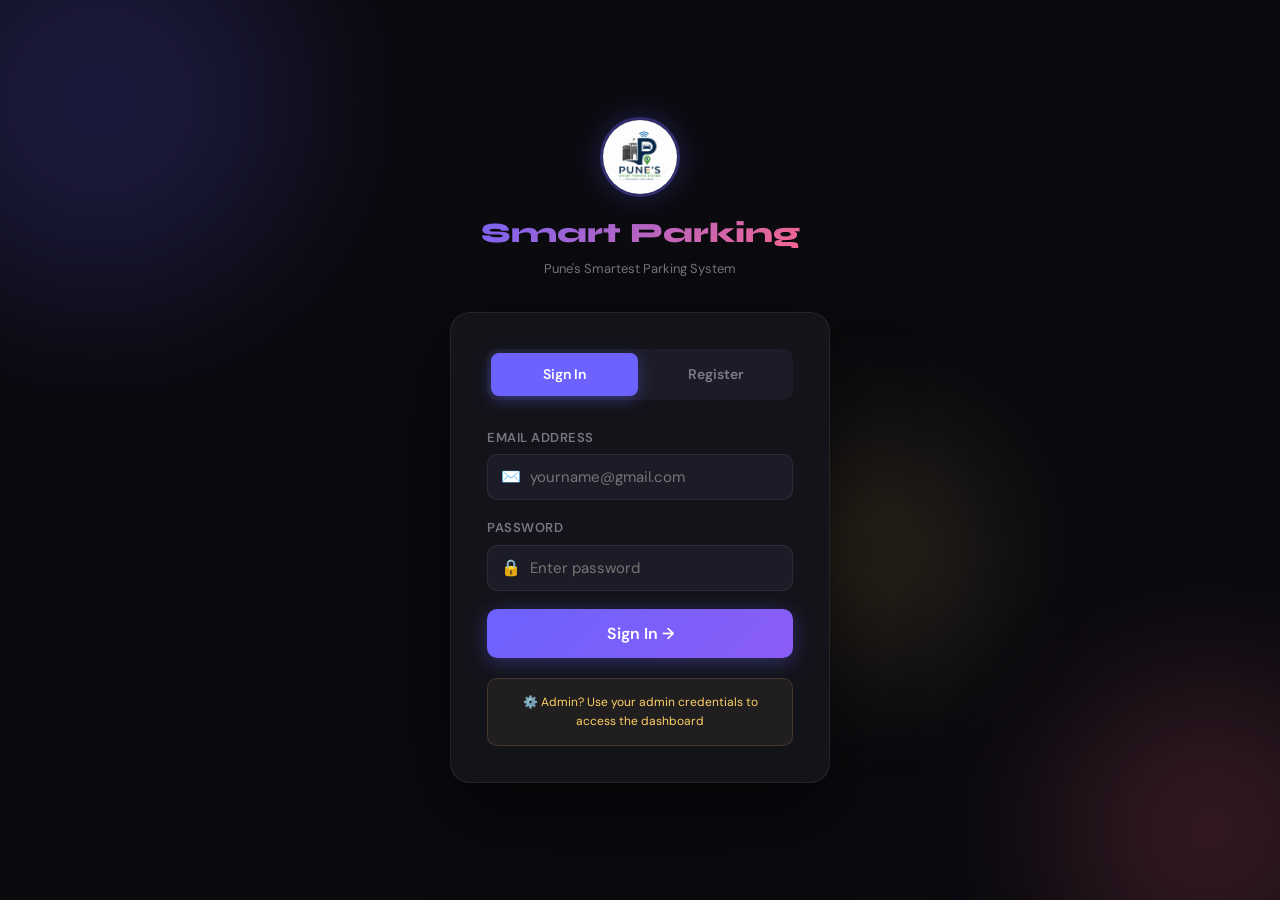
<file: admin.html>
<!DOCTYPE html>
<html lang="en">
<head>
<meta charset="UTF-8">
<meta name="viewport" content="width=device-width, initial-scale=1.0">
<title>Smart Parking — Admin Dashboard</title>
<link rel="stylesheet" href="style.css">
<style>
.admin-grid {
  display: grid;
  grid-template-columns: repeat(auto-fill, minmax(260px, 1fr));
  gap: 20px;
  margin-bottom: 40px;
}

.stat-tile {
  background: var(--surface);
  border: 1px solid var(--border);
  border-radius: var(--radius);
  padding: 24px;
  position: relative;
  overflow: hidden;
  cursor: pointer;
  transition: all 0.3s;
}

.stat-tile::before {
  content: '';
  position: absolute;
  bottom: -20px;
  right: -20px;
  width: 80px;
  height: 80px;
  border-radius: 50%;
  opacity: 0.08;
}

.stat-tile:nth-child(1)::before { background: var(--accent); }
.stat-tile:nth-child(2)::before { background: var(--green); }
.stat-tile:nth-child(3)::before { background: var(--red); }
.stat-tile:nth-child(4)::before { background: var(--gold); }

.stat-tile:hover {
  transform: translateY(-5px);
  border-color: rgba(108,99,255,0.3);
  box-shadow: 0 16px 40px rgba(0,0,0,0.4);
}

.tile-icon { font-size: 28px; margin-bottom: 12px; }
.tile-num {
  font-family: 'Syne', sans-serif;
  font-size: 36px;
  font-weight: 800;
  background: linear-gradient(135deg, var(--accent), var(--accent2));
  -webkit-background-clip: text;
  -webkit-text-fill-color: transparent;
}

.tile-label { font-size: 13px; color: var(--muted); margin-top: 4px; font-weight: 600; text-transform: uppercase; letter-spacing: 0.5px; }

/* Mall Cards */
.malls-grid {
  display: grid;
  grid-template-columns: repeat(auto-fill, minmax(280px, 1fr));
  gap: 18px;
  margin-bottom: 40px;
}

.mall-admin-card {
  background: var(--surface);
  border: 1px solid var(--border);
  border-radius: var(--radius);
  padding: 22px;
  cursor: pointer;
  transition: all 0.3s;
}

.mall-admin-card:hover {
  border-color: rgba(108,99,255,0.4);
  transform: translateY(-4px);
  box-shadow: 0 12px 30px rgba(0,0,0,0.3);
}

.mall-admin-card h3 { font-size: 15px; margin-bottom: 14px; }

.mall-bar-wrap {
  margin-bottom: 14px;
}

.mall-bar-label {
  display: flex;
  justify-content: space-between;
  font-size: 12px;
  color: var(--muted);
  margin-bottom: 6px;
}

.mall-bar-bg {
  height: 8px;
  background: var(--surface2);
  border-radius: 99px;
  overflow: hidden;
}

.mall-bar-fill {
  height: 100%;
  border-radius: 99px;
  background: linear-gradient(90deg, var(--accent), var(--accent2));
  transition: width 0.6s ease;
}

.mall-stats-row {
  display: flex;
  gap: 10px;
}

.mall-stat {
  flex: 1;
  text-align: center;
  background: var(--surface2);
  padding: 10px;
  border-radius: 8px;
}

.mall-stat .n { font-family: 'Syne', sans-serif; font-weight: 700; font-size: 18px; }
.mall-stat .l { font-size: 11px; color: var(--muted); margin-top: 2px; }

/* User / Booking Cards */
.data-card {
  background: var(--surface);
  border: 1px solid var(--border);
  border-radius: var(--radius);
  padding: 18px 22px;
  margin-bottom: 12px;
  display: flex;
  justify-content: space-between;
  align-items: center;
  flex-wrap: wrap;
  gap: 10px;
  transition: all 0.2s;
}

.data-card:hover { border-color: rgba(108,99,255,0.25); }

.data-card .left { font-size: 14px; line-height: 1.8; }
.data-card .left strong { color: var(--text); }
.data-card .left span { color: var(--muted); }

.admin-role-pill {
  background: rgba(255,209,102,0.1);
  border: 1px solid rgba(255,209,102,0.25);
  color: var(--gold);
  padding: 4px 12px;
  border-radius: 99px;
  font-size: 12px;
  font-weight: 700;
}
</style>
</head>
<body>

<script>
  if (localStorage.getItem("role") !== "admin") window.location.href = "login.html";
</script>

<nav class="navbar">
  <a class="logo" href="#"><img src="images/logo.png" alt="Logo"><span>SmartPark Admin</span></a>
  <div class="navbar-actions">
    <span class="admin-role-pill">⚙️ Admin</span>
    <button class="btn btn-danger" onclick="logout()">Logout</button>
  </div>
</nav>

<div class="page-wrap">

  <div style="margin-bottom:32px;">
    <h2 style="font-size:30px; font-weight:800;">Dashboard</h2>
    <p style="color:var(--muted); font-size:14px; margin-top:4px;">Overview of all parking activity</p>
  </div>

  <!-- Stats -->
  <div class="admin-grid" id="statsGrid"></div>

  <!-- Mall Overview -->
  <div class="section-title">🏢 Mall Occupancy</div>
  <div class="malls-grid" id="mallGrid"></div>

  <!-- Registered Users -->
  <div class="section-title">👤 Registered Users</div>
  <div id="userList" style="margin-bottom:40px;"></div>

  <!-- Cancelled Bookings -->
  <div class="section-title">❌ Cancelled Bookings</div>
  <div id="cancelList"></div>

</div>
<footer class="footer">
  Developed by <span>Aarti Gore</span> &copy; 2026
</footer>
<script>
const bookings = JSON.parse(localStorage.getItem("bookings")) || [];
const users = JSON.parse(localStorage.getItem("users")) || [];

const malls = [
  { name: "Phoenix Mall of the Millennium", totalSlots: 50, icon: "🏙️" },
  { name: "ElPro City Square Mall", totalSlots: 40, icon: "🏬" },
  { name: "Phoenix Market City Pune", totalSlots: 60, icon: "🅿️" },
  { name: "Amanora Mall", totalSlots: 40, icon: "🌟" }
];

// Stats
const totalBookings = bookings.length;
const activeBookings = bookings.filter(b => b.status === "Booked").length;
const cancelledBookings = bookings.filter(b => b.status === "Cancelled").length;
const totalRevenue = bookings.filter(b => b.status === "Booked").reduce((s, b) => s + (b.amount || 0), 0);

document.getElementById("statsGrid").innerHTML = `
  <div class="stat-tile"><div class="tile-icon">🎫</div><div class="tile-num">${totalBookings}</div><div class="tile-label">Total Bookings</div></div>
  <div class="stat-tile"><div class="tile-icon">✅</div><div class="tile-num">${activeBookings}</div><div class="tile-label">Active Bookings</div></div>
  <div class="stat-tile"><div class="tile-icon">❌</div><div class="tile-num">${cancelledBookings}</div><div class="tile-label">Cancelled</div></div>
  <div class="stat-tile"><div class="tile-icon">💰</div><div class="tile-num">₹${totalRevenue}</div><div class="tile-label">Total Revenue</div></div>
`;

// Malls
let mallHTML = "";
malls.forEach(mall => {
  const booked = bookings.filter(b => b.mall === mall.name && b.status === "Booked").length;
  const available = mall.totalSlots - booked;
  const pct = Math.round((booked / mall.totalSlots) * 100);

  mallHTML += `
  <div class="mall-admin-card" onclick="openMall('${mall.name}')">
    <h3>${mall.icon} ${mall.name}</h3>
    <div class="mall-bar-wrap">
      <div class="mall-bar-label"><span>Occupancy</span><span>${pct}%</span></div>
      <div class="mall-bar-bg"><div class="mall-bar-fill" style="width:${pct}%"></div></div>
    </div>
    <div class="mall-stats-row">
      <div class="mall-stat"><div class="n">${mall.totalSlots}</div><div class="l">Total</div></div>
      <div class="mall-stat"><div class="n" style="color:var(--red)">${booked}</div><div class="l">Booked</div></div>
      <div class="mall-stat"><div class="n" style="color:var(--green)">${available}</div><div class="l">Available</div></div>
    </div>
  </div>`;
});
document.getElementById("mallGrid").innerHTML = mallHTML;

// Users
let userHTML = "";
users.forEach(u => {
  userHTML += `
  <div class="data-card">
    <div class="left">
      <strong>✉️ ${u.email}</strong><br>
      <span>Registered User</span>
    </div>
    <span class="badge badge-purple">User</span>
  </div>`;
});
document.getElementById("userList").innerHTML = userHTML || `<div style="color:var(--muted);padding:20px;">No registered users yet.</div>`;

// Cancelled
let cancelHTML = "";
bookings.filter(b => b.status === "Cancelled").forEach(b => {
  cancelHTML += `
  <div class="data-card" style="border-color:rgba(239,35,60,0.15);">
    <div class="left">
      <strong>${b.id}</strong> · <span>${b.user}</span><br>
      <span>${b.mall} · ${b.date} · ₹${b.amount}</span><br>
      <span>Reason: ${b.cancelReason || "—"} · UPI: ${b.userUpi || "—"}</span>
    </div>
    <span class="badge badge-red">Cancelled</span>
  </div>`;
});
document.getElementById("cancelList").innerHTML = cancelHTML || `<div style="color:var(--muted);padding:20px;">No cancelled bookings.</div>`;

function openMall(name) {
  localStorage.setItem("selectedMallAdmin", name);
  window.location.href = "mall-details.html";
}

function logout() {
  localStorage.removeItem("currentUser");
  localStorage.removeItem("role");
  window.location.href = "login.html";
}
</script>
</body>
</html>
</file>
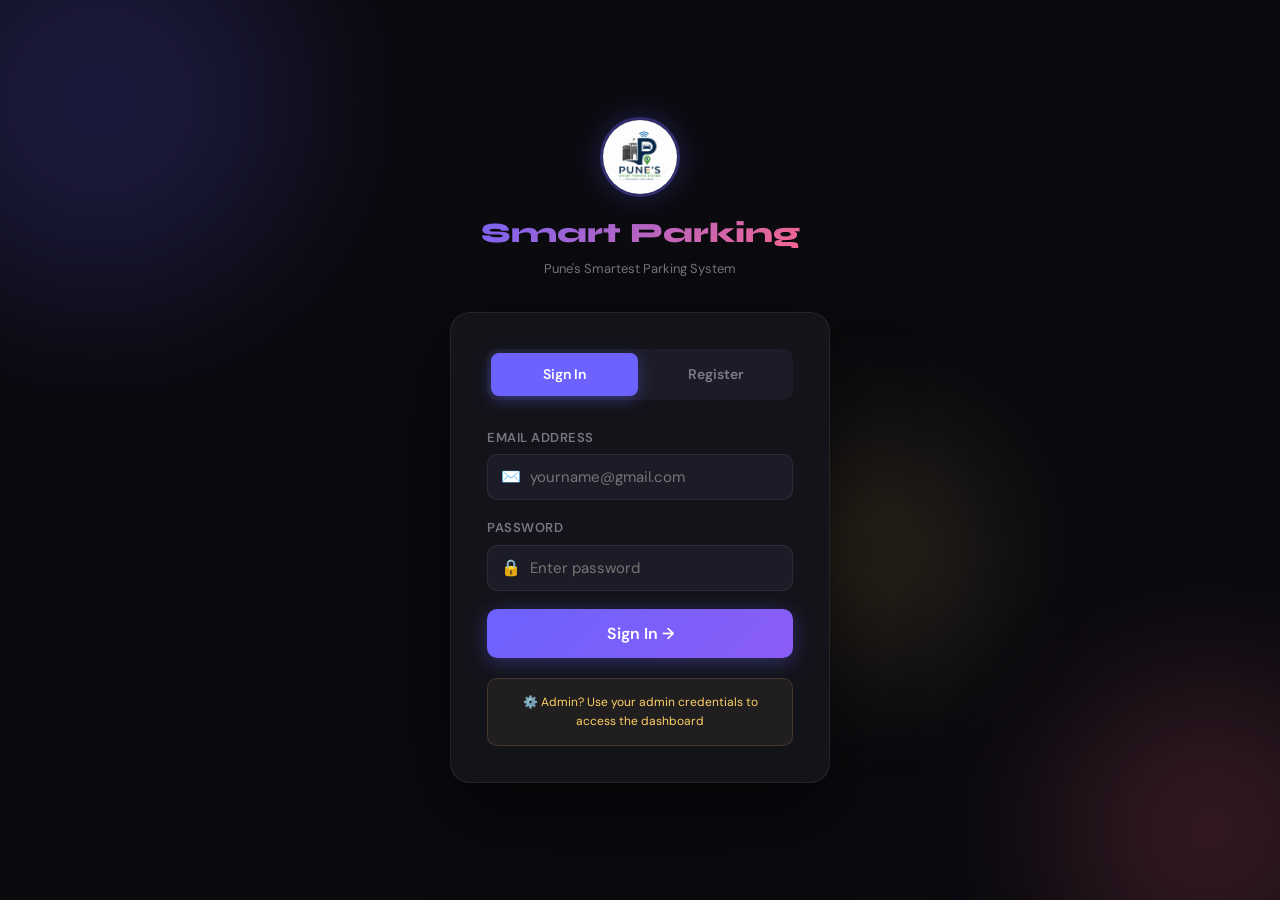
<file: booking-details.html>
<!DOCTYPE html>
<html lang="en">
<head>
<meta charset="UTF-8">
<meta name="viewport" content="width=device-width, initial-scale=1.0">
<title>Smart Parking — Book Details</title>
<link rel="stylesheet" href="style.css">
<style>
body { display: flex; flex-direction: column; min-height: 100vh; }

.booking-wrap {
  flex: 1;
  display: flex;
  align-items: center;
  justify-content: center;
  padding: 40px 20px;
}

.booking-box {
  width: 100%;
  max-width: 520px;
  background: var(--surface);
  border: 1px solid var(--border);
  border-radius: 20px;
  padding: 40px;
  box-shadow: 0 30px 80px rgba(0,0,0,0.5);
}

.mall-badge {
  display: flex;
  align-items: center;
  gap: 10px;
  background: rgba(108,99,255,0.1);
  border: 1px solid rgba(108,99,255,0.25);
  border-radius: var(--radius-sm);
  padding: 12px 16px;
  margin-bottom: 28px;
}
.mall-badge .icon { font-size: 24px; }
.mall-badge .name { font-family: 'Syne', sans-serif; font-weight: 700; font-size: 15px; }
.mall-badge .sub  { font-size: 12px; color: var(--muted); }

/* ── Date field trigger ── */
.date-field {
  width: 100%;
  padding: 12px 16px;
  background: var(--surface2);
  border: 1px solid var(--border);
  border-radius: var(--radius-sm);
  color: var(--text);
  font-family: 'DM Sans', sans-serif;
  font-size: 15px;
  cursor: pointer;
  display: flex;
  align-items: center;
  justify-content: space-between;
  transition: border 0.2s;
  user-select: none;
}
.date-field:hover, .date-field.open {
  border-color: var(--accent);
  box-shadow: 0 0 0 3px rgba(108,99,255,0.15);
}
.date-field .placeholder { color: var(--muted); }
.date-field .cal-icon { font-size: 18px; opacity: 0.6; }

/* ── Calendar popup ── */
.cal-popup {
  display: none;
  position: absolute;
  z-index: 200;
  width: 100%;
  background: #1e1e2e;
  border: 1px solid rgba(108,99,255,0.35);
  border-radius: 16px;
  padding: 20px;
  box-shadow: 0 20px 60px rgba(0,0,0,0.6);
  margin-top: 6px;
}
.cal-popup.show { display: block; }

.cal-header {
  display: flex;
  align-items: center;
  justify-content: space-between;
  margin-bottom: 16px;
}

.cal-title {
  font-family: 'Syne', sans-serif;
  font-size: 16px;
  font-weight: 700;
  cursor: pointer;
  color: var(--text);
}
.cal-title:hover { color: var(--accent); }

.cal-nav {
  background: var(--surface2);
  border: 1px solid var(--border);
  color: var(--text);
  width: 32px;
  height: 32px;
  border-radius: 8px;
  cursor: pointer;
  font-size: 16px;
  display: flex;
  align-items: center;
  justify-content: center;
  transition: all 0.2s;
}
.cal-nav:hover { background: var(--accent); border-color: var(--accent); }

/* Day names row */
.cal-days-header {
  display: grid;
  grid-template-columns: repeat(7, 1fr);
  gap: 4px;
  margin-bottom: 8px;
}
.cal-day-name {
  text-align: center;
  font-size: 11px;
  font-weight: 700;
  color: var(--muted);
  text-transform: uppercase;
  letter-spacing: 0.5px;
  padding: 4px 0;
}

/* Date cells */
.cal-grid {
  display: grid;
  grid-template-columns: repeat(7, 1fr);
  gap: 4px;
}

.cal-cell {
  aspect-ratio: 1;
  display: flex;
  align-items: center;
  justify-content: center;
  border-radius: 8px;
  font-size: 13px;
  font-weight: 500;
  cursor: pointer;
  transition: all 0.15s;
  color: var(--text);
}

.cal-cell:hover:not(.disabled):not(.empty) {
  background: rgba(108,99,255,0.2);
  color: var(--accent);
}

.cal-cell.today {
  border: 1.5px solid var(--accent);
  color: var(--accent);
  font-weight: 700;
}

.cal-cell.selected {
  background: var(--accent);
  color: white !important;
  font-weight: 700;
  box-shadow: 0 4px 12px rgba(108,99,255,0.4);
}

.cal-cell.disabled {
  color: rgba(255,255,255,0.15);
  cursor: not-allowed;
}

.cal-cell.empty { cursor: default; }

/* Month/Year picker view */
.cal-month-grid {
  display: grid;
  grid-template-columns: repeat(3, 1fr);
  gap: 8px;
  margin-top: 8px;
}

.month-cell {
  padding: 10px;
  text-align: center;
  border-radius: 10px;
  cursor: pointer;
  font-size: 13px;
  font-weight: 600;
  color: var(--text);
  background: var(--surface2);
  transition: all 0.2s;
}
.month-cell:hover  { background: rgba(108,99,255,0.2); color: var(--accent); }
.month-cell.active { background: var(--accent); color: white; }

/* Vehicle buttons */
.vehicle-grid {
  display: grid;
  grid-template-columns: 1fr 1fr;
  gap: 12px;
  margin-top: 8px;
}

.v-btn {
  padding: 20px 14px;
  border-radius: 12px;
  border: 2px solid var(--border);
  background: var(--surface2);
  color: var(--text);
  cursor: pointer;
  text-align: center;
  transition: all 0.25s;
  font-family: 'DM Sans', sans-serif;
  font-weight: 600;
}
.v-btn:hover { border-color: var(--accent); }
.v-btn.active {
  border-color: var(--accent);
  background: rgba(108,99,255,0.15);
  color: var(--accent);
  box-shadow: 0 0 0 3px rgba(108,99,255,0.15);
}
.v-btn .emoji { font-size: 28px; display: block; margin-bottom: 6px; }

.price-preview {
  background: var(--surface2);
  border-radius: var(--radius-sm);
  padding: 14px 18px;
  margin-top: 24px;
  display: flex;
  justify-content: space-between;
  align-items: center;
  font-size: 14px;
  color: var(--muted);
  border: 1px solid var(--border);
}
.price-preview .amount {
  font-family: 'Syne', sans-serif;
  font-size: 20px;
  font-weight: 700;
  color: var(--gold);
}

.btn-full {
  width: 100%;
  padding: 15px;
  justify-content: center;
  font-size: 16px;
  margin-top: 24px;
}

.step-indicator { display: flex; gap: 6px; margin-bottom: 28px; }
.step { flex: 1; height: 3px; border-radius: 99px; background: var(--border); }
.step.done { background: var(--accent); }

.date-wrap { position: relative; }
</style>
</head>
<body>

<script>
  if (!localStorage.getItem("selectedMall")) window.location.href = "malls.html";
</script>

<nav class="navbar">
  <a class="logo" href="home.html">
    <img src="images/logo.png" alt="Logo">
    <span>SmartPark</span>
  </a>
  <button class="btn btn-ghost" onclick="history.back()" style="margin-left:auto">← Back</button>
</nav>

<div class="booking-wrap">
  <div class="booking-box">

    <div class="step-indicator">
      <div class="step done"></div>
      <div class="step done"></div>
      <div class="step"></div>
      <div class="step"></div>
    </div>

    <h2 style="margin-bottom:6px; font-size:24px;">Book Parking</h2>
    <p style="color:var(--muted); font-size:14px; margin-bottom:24px;">Fill in your parking details</p>

    <!-- Mall badge -->
    <div class="mall-badge">
      <div class="icon">🏢</div>
      <div>
        <div class="name" id="mallName"></div>
        <div class="sub">Selected Mall</div>
      </div>
    </div>

    <!-- Date picker -->
    <div class="input-group">
      <label>Select Date</label>
      <div class="date-wrap">
        <div class="date-field" id="dateTrigger" onclick="toggleCal()">
          <span id="dateDisplay" class="placeholder">Click to pick a date</span>
          <span class="cal-icon">📅</span>
        </div>
        <div class="cal-popup" id="calPopup">

          <!-- Calendar header -->
          <div class="cal-header">
            <button class="cal-nav" onclick="changeMonth(-1)">‹</button>
            <div class="cal-title" id="calTitle" onclick="toggleMonthView()"></div>
            <button class="cal-nav" onclick="changeMonth(1)">›</button>
          </div>

          <!-- Day view -->
          <div id="dayView">
            <div class="cal-days-header">
              <div class="cal-day-name">Su</div>
              <div class="cal-day-name">Mo</div>
              <div class="cal-day-name">Tu</div>
              <div class="cal-day-name">We</div>
              <div class="cal-day-name">Th</div>
              <div class="cal-day-name">Fr</div>
              <div class="cal-day-name">Sa</div>
            </div>
            <div class="cal-grid" id="calGrid"></div>
          </div>

          <!-- Month picker view (hidden by default) -->
          <div id="monthView" style="display:none;">
            <div class="cal-month-grid" id="monthGrid"></div>
          </div>

        </div>
      </div>
    </div>

    <!-- Time slot -->
    <div class="input-group">
      <label>Select Time Slot</label>
      <select id="time">
        <option value="">-- Choose a time --</option>
      </select>
    </div>

    <!-- Vehicle type -->
    <div class="input-group">
      <label>Vehicle Type</label>
      <div class="vehicle-grid">
        <div class="v-btn" onclick="selectVehicle('Two Wheeler', this)">
          <span class="emoji">🛵</span>Two Wheeler
        </div>
        <div class="v-btn" onclick="selectVehicle('Four Wheeler', this)">
          <span class="emoji">🚗</span>Four Wheeler
        </div>
      </div>
    </div>

    <div class="price-preview" id="pricePreview" style="display:none;">
      <span>Price per slot</span>
      <span class="amount" id="priceAmt"></span>
    </div>

    <button class="btn btn-primary btn-full" onclick="continueBooking()">Continue to Slots →</button>
  </div>
</div>
<footer class="footer">
  Developed by <span>Aarti Gore</span> &copy; 2026
</footer>
<script>
// ── Mall name ───────────────────────────────────────────────────
const mall = localStorage.getItem("selectedMall");
document.getElementById("mallName").textContent = mall;

// ── Time slots ──────────────────────────────────────────────────
const timeSelect = document.getElementById("time");
for (let i = 8; i < 23; i++) {
  const opt = document.createElement("option");
  opt.value = i;
  opt.text  = `${i}:00 – ${i+1}:00`;
  timeSelect.appendChild(opt);
}

// ── Calendar state ──────────────────────────────────────────────
const today      = new Date();
today.setHours(0,0,0,0);
let viewYear     = today.getFullYear();
let viewMonth    = today.getMonth();       // 0-11
let selectedDate = null;                   // Date object
let monthViewOpen = false;

const MONTHS = ["January","February","March","April","May","June",
                "July","August","September","October","November","December"];

// ── Toggle calendar open/close ──────────────────────────────────
function toggleCal() {
  const popup   = document.getElementById("calPopup");
  const trigger = document.getElementById("dateTrigger");
  const isOpen  = popup.classList.contains("show");
  popup.classList.toggle("show", !isOpen);
  trigger.classList.toggle("open", !isOpen);
  if (!isOpen) renderDayView();
}

// Close calendar when clicking outside
document.addEventListener("click", e => {
  const wrap = document.querySelector(".date-wrap");
  if (!wrap.contains(e.target)) {
    document.getElementById("calPopup").classList.remove("show");
    document.getElementById("dateTrigger").classList.remove("open");
  }
});

// ── Render day grid ─────────────────────────────────────────────
function renderDayView() {
  document.getElementById("calTitle").textContent =
    MONTHS[viewMonth] + " " + viewYear;

  const grid      = document.getElementById("calGrid");
  grid.innerHTML  = "";

  const firstDay  = new Date(viewYear, viewMonth, 1).getDay(); // 0=Sun
  const daysInMon = new Date(viewYear, viewMonth + 1, 0).getDate();

  // Empty cells before first day
  for (let i = 0; i < firstDay; i++) {
    const blank = document.createElement("div");
    blank.className = "cal-cell empty";
    grid.appendChild(blank);
  }

  // Date cells
  for (let d = 1; d <= daysInMon; d++) {
    const cellDate = new Date(viewYear, viewMonth, d);
    const cell     = document.createElement("div");
    cell.className = "cal-cell";
    cell.textContent = d;

    const isPast = cellDate < today;
    const isToday = cellDate.getTime() === today.getTime();
    const isSelected = selectedDate &&
      cellDate.getTime() === selectedDate.getTime();

    if (isPast) {
      cell.classList.add("disabled");
    } else {
      if (isToday)    cell.classList.add("today");
      if (isSelected) cell.classList.add("selected");

      cell.onclick = () => {
        selectedDate = cellDate;

        // Format display
        const dd   = String(d).padStart(2, "0");
        const mm   = String(viewMonth + 1).padStart(2, "0");
        const yyyy = viewYear;
        const displayStr = `${dd} ${MONTHS[viewMonth].slice(0,3)} ${yyyy}`;

        document.getElementById("dateDisplay").textContent = displayStr;
        document.getElementById("dateDisplay").classList.remove("placeholder");

        // Re-render to update selected highlight
        renderDayView();

        // Close calendar after a short delay
        setTimeout(() => {
          document.getElementById("calPopup").classList.remove("show");
          document.getElementById("dateTrigger").classList.remove("open");
        }, 150);
      };
    }

    grid.appendChild(cell);
  }
}

// ── Month navigation ────────────────────────────────────────────
function changeMonth(dir) {
  viewMonth += dir;
  if (viewMonth > 11) { viewMonth = 0; viewYear++; }
  if (viewMonth < 0)  { viewMonth = 11; viewYear--; }
  renderDayView();
}

// ── Month picker view ───────────────────────────────────────────
function toggleMonthView() {
  monthViewOpen = !monthViewOpen;
  document.getElementById("dayView").style.display   = monthViewOpen ? "none" : "block";
  document.getElementById("monthView").style.display = monthViewOpen ? "block" : "none";

  if (monthViewOpen) {
    const grid = document.getElementById("monthGrid");
    grid.innerHTML = "";
    MONTHS.forEach((m, i) => {
      const cell = document.createElement("div");
      cell.className = "month-cell" + (i === viewMonth ? " active" : "");
      cell.textContent = m.slice(0, 3);
      cell.onclick = () => {
        viewMonth = i;
        monthViewOpen = false;
        document.getElementById("dayView").style.display   = "block";
        document.getElementById("monthView").style.display = "none";
        renderDayView();
      };
      grid.appendChild(cell);
    });
  }
}

// Initial render
renderDayView();

// ── Vehicle & price ─────────────────────────────────────────────
let selectedVehicle = "";
const prices = {
  "millennium": { tw: 40, fw: 50 },
  "elpro":      { tw: 30, fw: 40 },
  "market":     { tw: 50, fw: 60 },
  "amanora":    { tw: 30, fw: 40 }
};

function getPrice(vehicle) {
  const lm  = mall.toLowerCase();
  const key = lm.includes("millennium") ? "millennium"
            : lm.includes("elpro")      ? "elpro"
            : lm.includes("market")     ? "market"
            : "amanora";
  return prices[key][vehicle === "Two Wheeler" ? "tw" : "fw"];
}

function selectVehicle(type, el) {
  selectedVehicle = type;
  document.querySelectorAll(".v-btn").forEach(b => b.classList.remove("active"));
  el.classList.add("active");
  document.getElementById("pricePreview").style.display = "flex";
  document.getElementById("priceAmt").textContent = "₹" + getPrice(type) + " / slot";
}

// ── Continue booking ─────────────────────────────────────────────
function continueBooking() {
  const time = document.getElementById("time").value;

  if (!selectedDate) {
    alert("Please select a date");
    return;
  }
  if (!time) {
    alert("Please select a time slot");
    return;
  }
  if (!selectedVehicle) {
    alert("Please select a vehicle type");
    return;
  }

  // Save date as YYYY-MM-DD for consistency
  const yyyy = selectedDate.getFullYear();
  const mm   = String(selectedDate.getMonth() + 1).padStart(2, "0");
  const dd   = String(selectedDate.getDate()).padStart(2, "0");
  localStorage.setItem("date",    `${yyyy}-${mm}-${dd}`);
  localStorage.setItem("time",    time);
  localStorage.setItem("vehicle", selectedVehicle);

  window.location.href = "slots.html";
}
</script>
</body>
</html>
</file>
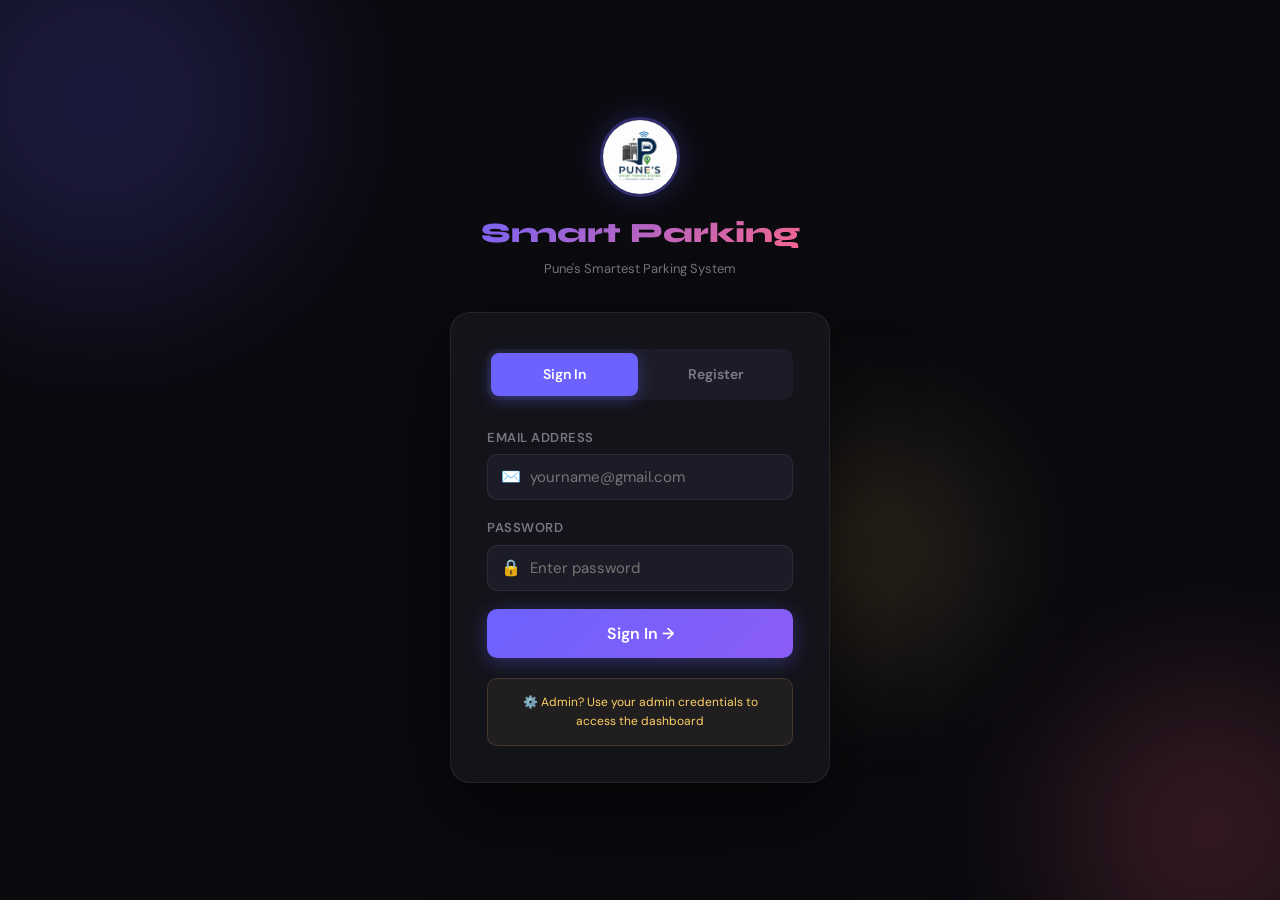
<file: home.html>
<!DOCTYPE html>
<html lang="en">
<head>
<meta charset="UTF-8">
<meta name="viewport" content="width=device-width, initial-scale=1.0">
<title>Smart Parking — Home</title>
<link rel="stylesheet" href="style.css">
<style>

/* ── Hero banner ── */
.hero {
  background: linear-gradient(135deg, rgba(108,99,255,0.12), rgba(255,101,132,0.08));
  border: 1px solid var(--border);
  border-radius: 20px;
  padding: 36px 40px;
  margin-bottom: 32px;
  display: flex;
  justify-content: space-between;
  align-items: center;
  gap: 20px;
  flex-wrap: wrap;
}

.hero-text h2 {
  font-size: 28px;
  font-weight: 800;
  margin-bottom: 6px;
}

.hero-text h2 span {
  background: linear-gradient(135deg, var(--accent), var(--accent2));
  -webkit-background-clip: text;
  -webkit-text-fill-color: transparent;
}

.hero-text p { color: var(--muted); font-size: 14px; }

/* ── Stats row ── */
.stats-row {
  display: grid;
  grid-template-columns: repeat(4, 1fr);
  gap: 16px;
  margin-bottom: 36px;
}

@media(max-width: 700px) {
  .stats-row { grid-template-columns: repeat(2, 1fr); }
}

.stat-card {
  background: var(--surface);
  border: 1px solid var(--border);
  border-radius: var(--radius);
  padding: 20px;
  text-align: center;
}

.stat-card .num {
  font-family: 'Syne', sans-serif;
  font-size: 30px;
  font-weight: 800;
  background: linear-gradient(135deg, var(--accent), var(--accent2));
  -webkit-background-clip: text;
  -webkit-text-fill-color: transparent;
}

.stat-card .lbl {
  font-size: 12px;
  color: var(--muted);
  margin-top: 4px;
  font-weight: 600;
  text-transform: uppercase;
  letter-spacing: 0.5px;
}

/* ── Booking cards ── */
.booking-card {
  background: var(--surface);
  border: 1px solid var(--border);
  border-radius: var(--radius);
  padding: 22px 24px;
  margin-bottom: 14px;
  transition: all 0.25s;
}

.booking-card:hover {
  border-color: rgba(108,99,255,0.3);
  transform: translateX(4px);
}

.booking-header {
  display: flex;
  justify-content: space-between;
  align-items: center;
  margin-bottom: 14px;
  flex-wrap: wrap;
  gap: 8px;
}

.booking-id {
  font-family: 'Syne', sans-serif;
  font-weight: 700;
  font-size: 16px;
}

.booking-meta {
  display: grid;
  grid-template-columns: repeat(auto-fill, minmax(150px, 1fr));
  gap: 10px;
  margin-bottom: 16px;
}

.meta-item { font-size: 13px; color: var(--muted); }
.meta-item strong { color: var(--text); display: block; font-size: 14px; }

.cancel-area textarea {
  width: 100%;
  height: 70px;
  resize: none;
  font-size: 13px;
  margin-bottom: 10px;
  border-radius: 8px;
  background: var(--surface2);
  border: 1px solid var(--border);
  color: var(--text);
  padding: 10px;
  font-family: 'DM Sans', sans-serif;
}

.btn-row { display: flex; gap: 10px; flex-wrap: wrap; }

.empty-state {
  text-align: center;
  padding: 40px;
  color: var(--muted);
}

.empty-state .emoji { font-size: 40px; margin-bottom: 10px; }

.user-pill {
  font-size: 13px;
  color: var(--muted);
  background: var(--surface2);
  padding: 6px 14px;
  border-radius: 99px;
  border: 1px solid var(--border);
}

/* ── Footer ── */
.footer {
  text-align: center;
  padding: 20px;
  font-size: 13px;
  color: var(--muted);
  border-top: 1px solid var(--border);
  margin-top: 40px;
  background: var(--surface);
  letter-spacing: 0.3px;
}

.footer span {
  color: var(--accent);
  font-weight: 600;
}

</style>
</head>
<body>

<script>
  if (!localStorage.getItem("currentUser")) window.location.href = "login.html";
</script>

<!-- NAVBAR -->
<nav class="navbar">
  <a class="logo" href="home.html">
    <img src="images/logo.png" alt="Logo">
    <span>SmartPark</span>
  </a>
  <div class="navbar-actions">
    <span class="user-pill" id="userPill">👤</span>
    <button class="btn btn-ghost" onclick="location.href='home.html'">Home</button>
    <button class="btn btn-danger" onclick="logout()">Logout</button>
  </div>
</nav>

<!-- MAIN CONTENT -->
<div class="page-wrap">

  <!-- Hero -->
  <div class="hero">
    <div class="hero-text">
      <h2>Welcome back, <span id="userName">User</span> 👋</h2>
      <p>Manage your parking bookings and find available slots.</p>
    </div>
    <button class="btn btn-gold" onclick="location.href='malls.html'"
      style="font-size:15px; padding:14px 28px;">
      + Book New Parking
    </button>
  </div>

  <!-- Stats -->
  <div class="stats-row" id="statsRow">
    <div class="stat-card"><div class="num" id="statTotal">0</div><div class="lbl">Total Bookings</div></div>
    <div class="stat-card"><div class="num" id="statActive">0</div><div class="lbl">Active</div></div>
    <div class="stat-card"><div class="num" id="statCancelled">0</div><div class="lbl">Cancelled</div></div>
    <div class="stat-card"><div class="num" id="statSpent">₹0</div><div class="lbl">Total Spent</div></div>
  </div>

  <!-- Active Bookings -->
  <div class="section-title">🚗 Active Bookings</div>
  <div id="activeBookings"></div>

  <!-- Cancelled Bookings -->
  <div class="section-title" style="margin-top:36px;">❌ Cancelled Bookings</div>
  <div id="cancelledBookings"></div>

</div>

<!-- FOOTER -->
<footer class="footer">
  Developed by <span>Aarti Gore</span> &copy; 2026
</footer>

<script>
const currentUser = localStorage.getItem("currentUser");
document.getElementById("userPill").textContent  = "👤 " + currentUser;
document.getElementById("userName").textContent  = currentUser.split("@")[0];

let bookings = JSON.parse(localStorage.getItem("bookings")) || [];

function renderAll() {
  bookings = JSON.parse(localStorage.getItem("bookings")) || [];
  const mine = bookings.filter(b => b.user === currentUser);

  // Stats
  const total     = mine.length;
  const active    = mine.filter(b => b.status === "Booked").length;
  const cancelled = mine.filter(b => b.status === "Cancelled").length;
  const spent     = mine.filter(b => b.status === "Booked")
                        .reduce((s, b) => s + (b.amount || 0), 0);

  document.getElementById("statTotal").textContent     = total;
  document.getElementById("statActive").textContent    = active;
  document.getElementById("statCancelled").textContent = cancelled;
  document.getElementById("statSpent").textContent     = "₹" + spent;

  // Active bookings
  let activeHTML = "";
  mine.filter(b => b.status === "Booked").forEach(b => {
    const realIdx = bookings.findIndex(x => x.id === b.id);
    activeHTML += `
    <div class="booking-card">
      <div class="booking-header">
        <div class="booking-id">🎫 ${b.id}</div>
        <span class="badge badge-green">● Active</span>
      </div>
      <div class="booking-meta">
        <div class="meta-item"><strong>🏢 ${b.mall}</strong>Mall</div>
        <div class="meta-item"><strong>📅 ${b.date}</strong>Date</div>
        <div class="meta-item"><strong>🕐 ${b.time}:00–${parseInt(b.time)+1}:00</strong>Time</div>
        <div class="meta-item"><strong>🚗 ${b.vehicle}</strong>Vehicle</div>
        <div class="meta-item"><strong>🅿️ ${(b.slots||[]).join(", ")}</strong>Slots</div>
        <div class="meta-item"><strong>💰 ₹${b.amount}</strong>Paid</div>
      </div>
      <div class="cancel-area">
        <textarea id="reason${realIdx}" placeholder="Reason for cancellation (required)"></textarea>
        <div class="btn-row">
          <button class="btn btn-danger" onclick="cancelBooking(${realIdx})">Cancel Booking</button>
        </div>
      </div>
    </div>`;
  });

  document.getElementById("activeBookings").innerHTML =
    activeHTML || `<div class="empty-state"><div class="emoji">🚗</div><p>No active bookings. Book your parking now!</p></div>`;

  // Cancelled bookings
  let cancelHTML = "";
  mine.filter(b => b.status === "Cancelled").forEach(b => {
    const realIdx = bookings.findIndex(x => x.id === b.id);
    cancelHTML += `
    <div class="booking-card" style="border-color:rgba(239,35,60,0.15);">
      <div class="booking-header">
        <div class="booking-id">🎫 ${b.id}</div>
        <span class="badge badge-red">● Cancelled</span>
      </div>
      <div class="booking-meta">
        <div class="meta-item"><strong>${b.mall}</strong>Mall</div>
        <div class="meta-item"><strong>₹${b.amount}</strong>Amount</div>
        <div class="meta-item"><strong>${b.cancelReason || "—"}</strong>Reason</div>
        <div class="meta-item"><strong>${b.refundStatus || "Pending"}</strong>Refund</div>
      </div>
      ${b.refundStatus !== "Refunded"
        ? `<button class="btn btn-green" onclick="processRefund(${realIdx})">Process Refund</button>`
        : `<span class="badge badge-green">✓ Refunded</span>`}
    </div>`;
  });

  document.getElementById("cancelledBookings").innerHTML =
    cancelHTML || `<div class="empty-state"><div class="emoji">✨</div><p>No cancelled bookings.</p></div>`;
}

function cancelBooking(index) {
  const reason = document.getElementById("reason" + index).value.trim();
  if (!reason) { alert("Please enter a cancellation reason"); return; }
  bookings[index].status       = "Cancelled";
  bookings[index].cancelReason = reason;
  bookings[index].refundStatus = "Pending";
  localStorage.setItem("bookings", JSON.stringify(bookings));
  showToast("Booking cancelled successfully");
  renderAll();
}

function processRefund(index) {
  bookings[index].refundStatus = "Refunded";
  localStorage.setItem("bookings", JSON.stringify(bookings));
  showToast("✅ Refund processed!");
  renderAll();
}

function logout() {
  localStorage.removeItem("currentUser");
  localStorage.removeItem("role");
  window.location.href = "login.html";
}

function showToast(msg) {
  const t = document.createElement("div");
  t.className   = "toast";
  t.textContent = msg;
  document.body.appendChild(t);
  setTimeout(() => t.remove(), 3000);
}

renderAll();
</script>

</body>
</html>
</file>
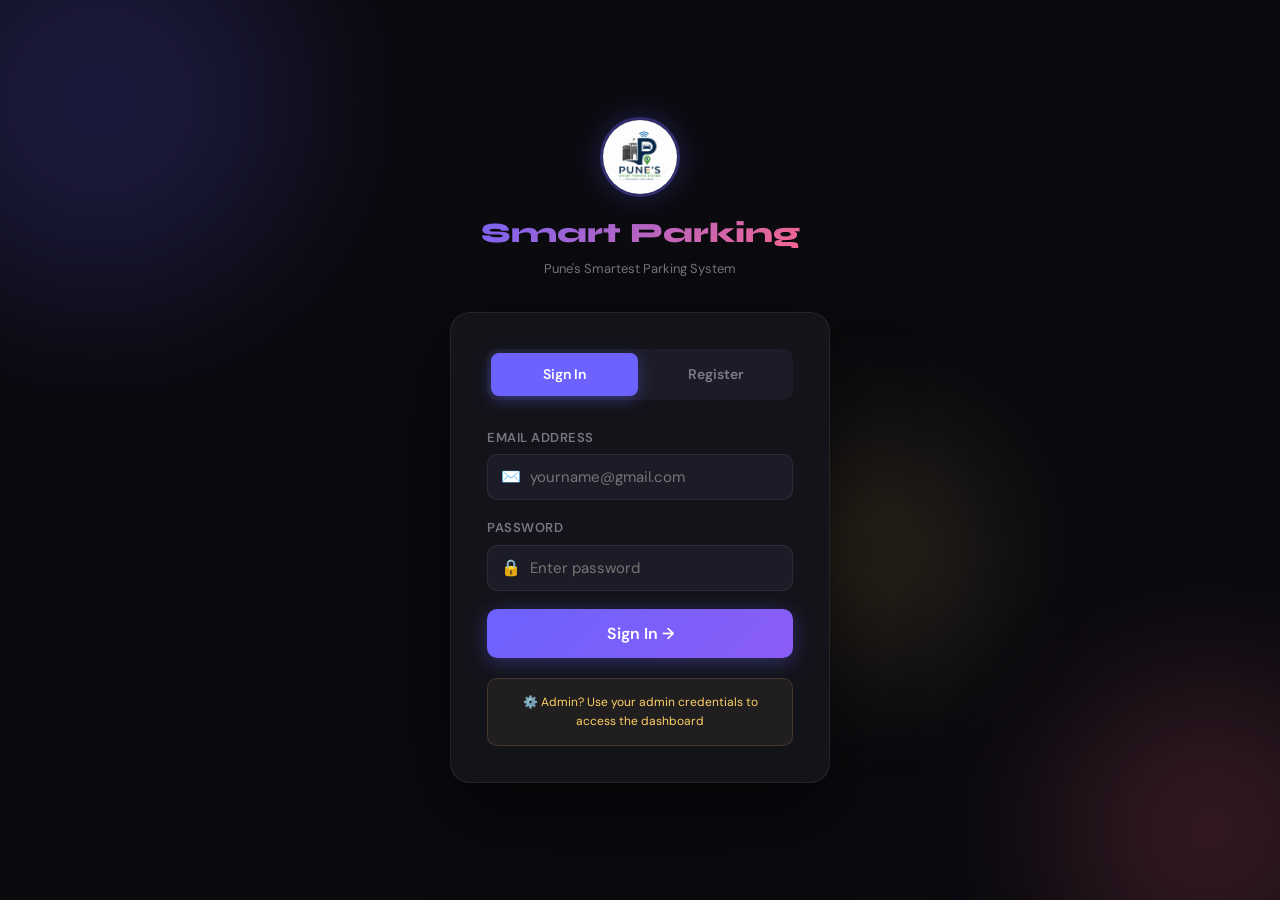
<file: login.html>
<!DOCTYPE html>
<html lang="en">
<head>
<meta charset="UTF-8">
<meta name="viewport" content="width=device-width, initial-scale=1.0">
<title>Smart Parking — Login</title>
<link rel="stylesheet" href="style.css">
<style>
body {
  display: flex;
  align-items: center;
  justify-content: center;
  min-height: 100vh;
  background: var(--bg);
  overflow: hidden;
}

/* Animated background blobs */
.bg-blob {
  position: fixed;
  border-radius: 50%;
  filter: blur(80px);
  opacity: 0.18;
  animation: float 8s ease-in-out infinite;
  pointer-events: none;
}
.blob1 { width: 400px; height: 400px; background: var(--accent); top: -100px; left: -100px; animation-delay: 0s; }
.blob2 { width: 300px; height: 300px; background: var(--accent2); bottom: -80px; right: -80px; animation-delay: 3s; }
.blob3 { width: 200px; height: 200px; background: var(--gold); top: 50%; left: 60%; animation-delay: 5s; }

@keyframes float {
  0%, 100% { transform: translate(0, 0) scale(1); }
  50% { transform: translate(20px, -20px) scale(1.05); }
}

.auth-wrap {
  width: 100%;
  max-width: 420px;
  padding: 20px;
  position: relative;
  z-index: 10;
}

.auth-logo {
  text-align: center;
  margin-bottom: 32px;
}

.auth-logo .login-logo {
  width: 80px;
  height: 80px;
  border-radius: 50%;
  object-fit: cover;
  border: 3px solid rgba(108,99,255,0.4);
  box-shadow: 0 0 30px rgba(108,99,255,0.25);
  display: block;
  margin: 0 auto 14px;
}

.auth-logo h1 {
  font-size: 28px;
  font-weight: 800;
  background: linear-gradient(135deg, var(--accent), var(--accent2));
  -webkit-background-clip: text;
  -webkit-text-fill-color: transparent;
}

.auth-logo p {
  font-size: 13px;
  color: var(--muted);
  margin-top: 4px;
}

.auth-box {
  background: var(--surface);
  border: 1px solid var(--border);
  border-radius: 20px;
  padding: 36px;
  box-shadow: 0 30px 80px rgba(0,0,0,0.5);
}

/* Tabs */
.auth-tabs {
  display: flex;
  background: var(--surface2);
  border-radius: var(--radius-sm);
  padding: 4px;
  margin-bottom: 28px;
  gap: 4px;
}

.auth-tab {
  flex: 1;
  padding: 10px;
  text-align: center;
  border-radius: 8px;
  cursor: pointer;
  font-size: 14px;
  font-weight: 600;
  color: var(--muted);
  transition: all 0.25s;
}

.auth-tab.active {
  background: var(--accent);
  color: white;
  box-shadow: 0 4px 15px rgba(108,99,255,0.35);
}

.auth-section { display: none; }
.auth-section.active { display: block; }

.input-icon {
  position: relative;
}

.input-icon span {
  position: absolute;
  left: 14px;
  top: 50%;
  transform: translateY(-50%);
  font-size: 16px;
}

.input-icon input {
  padding-left: 42px;
}

.btn-full {
  width: 100%;
  padding: 14px;
  font-size: 16px;
  justify-content: center;
  border-radius: var(--radius-sm);
}

.admin-hint {
  margin-top: 20px;
  padding: 14px;
  background: rgba(255,209,102,0.06);
  border: 1px solid rgba(255,209,102,0.15);
  border-radius: var(--radius-sm);
  font-size: 12px;
  color: var(--gold);
  text-align: center;
}

.error-msg {
  color: var(--red);
  font-size: 13px;
  margin-top: -10px;
  margin-bottom: 10px;
  display: none;
}
</style>
</head>
<body>

<div class="bg-blob blob1"></div>
<div class="bg-blob blob2"></div>
<div class="bg-blob blob3"></div>

<div class="auth-wrap">
  <div class="auth-logo">
    <img src="images/logo.png" alt="Smart Parking Logo" class="login-logo">
    <h1>Smart Parking</h1>
    <p>Pune's Smartest Parking System</p>
  </div>

  <div class="auth-box">
    <div class="auth-tabs">
      <div class="auth-tab active" onclick="switchTab('login')">Sign In</div>
      <div class="auth-tab" onclick="switchTab('register')">Register</div>
    </div>

    <!-- LOGIN -->
    <div class="auth-section active" id="loginSection">
      <div class="input-group">
        <label>Email Address</label>
        <div class="input-icon">
          <span>✉️</span>
          <input type="email" id="loginEmail" placeholder="yourname@gmail.com">
        </div>
      </div>
      <div class="input-group">
        <label>Password</label>
        <div class="input-icon">
          <span>🔒</span>
          <input type="password" id="loginPassword" placeholder="Enter password">
        </div>
      </div>
      <p class="error-msg" id="loginError">Invalid email or password</p>
      <button class="btn btn-primary btn-full" onclick="login()">Sign In →</button>
      <div class="admin-hint">⚙️ Admin? Use your admin credentials to access the dashboard</div>
    </div>

    <!-- REGISTER -->
    <div class="auth-section" id="registerSection">
      <div class="input-group">
        <label>Gmail Address</label>
        <div class="input-icon">
          <span>✉️</span>
          <input type="email" id="regEmail" placeholder="yourname@gmail.com">
        </div>
      </div>
      <div class="input-group">
        <label>Password</label>
        <div class="input-icon">
          <span>🔒</span>
          <input type="password" id="regPassword" placeholder="Min 6 characters">
        </div>
      </div>
      <p class="error-msg" id="regError">Registration failed</p>
      <button class="btn btn-gold btn-full" onclick="register()">Create Account →</button>
    </div>
  </div>
</div>
<!-- <footer class="footer">
  Developed by <span>Aarti Gore</span> &copy; 2026
</footer> -->
<script>
const ADMIN_EMAIL = "aarti123gore@gmail.com";
const ADMIN_PASSWORD = "Aarti@123";

function switchTab(tab) {
  document.querySelectorAll('.auth-tab').forEach((t, i) => {
    t.classList.toggle('active', (i === 0 && tab === 'login') || (i === 1 && tab === 'register'));
  });
  document.getElementById('loginSection').classList.toggle('active', tab === 'login');
  document.getElementById('registerSection').classList.toggle('active', tab === 'register');
}

function showError(id, msg) {
  const el = document.getElementById(id);
  el.textContent = msg;
  el.style.display = 'block';
  setTimeout(() => el.style.display = 'none', 3000);
}

function register() {
  const email = document.getElementById("regEmail").value.trim();
  const password = document.getElementById("regPassword").value;
  if (!email.endsWith("@gmail.com")) return showError('regError', 'Only @gmail.com allowed');
  if (email === ADMIN_EMAIL) return showError('regError', 'Email reserved for Admin');
  if (password.length < 6) return showError('regError', 'Password must be 6+ characters');
  let users = JSON.parse(localStorage.getItem("users")) || [];
  if (users.find(u => u.email === email)) return showError('regError', 'Email already registered');
  users.push({ email, password, role: "user" });
  localStorage.setItem("users", JSON.stringify(users));
  showToast('✅ Registered! Please sign in.');
  setTimeout(() => switchTab('login'), 1500);
}

function login() {
  const email = document.getElementById("loginEmail").value.trim();
  const password = document.getElementById("loginPassword").value;
  if (email === ADMIN_EMAIL && password === ADMIN_PASSWORD) {
    localStorage.setItem("currentUser", email);
    localStorage.setItem("role", "admin");
    window.location.href = "admin.html";
    return;
  }
  const users = JSON.parse(localStorage.getItem("users")) || [];
  const user = users.find(u => u.email === email && u.password === password);
  if (user) {
    localStorage.setItem("currentUser", email);
    localStorage.setItem("role", "user");
    window.location.href = "home.html";
  } else {
    showError('loginError', 'Invalid email or password');
  }
}

function showToast(msg) {
  const t = document.createElement('div');
  t.className = 'toast';
  t.textContent = msg;
  document.body.appendChild(t);
  setTimeout(() => t.remove(), 3000);
}

// Enter key support
document.addEventListener('keydown', e => {
  if (e.key === 'Enter') {
    const active = document.querySelector('.auth-section.active').id;
    active === 'loginSection' ? login() : register();
  }
});
</script>
</body>
</html>
</file>
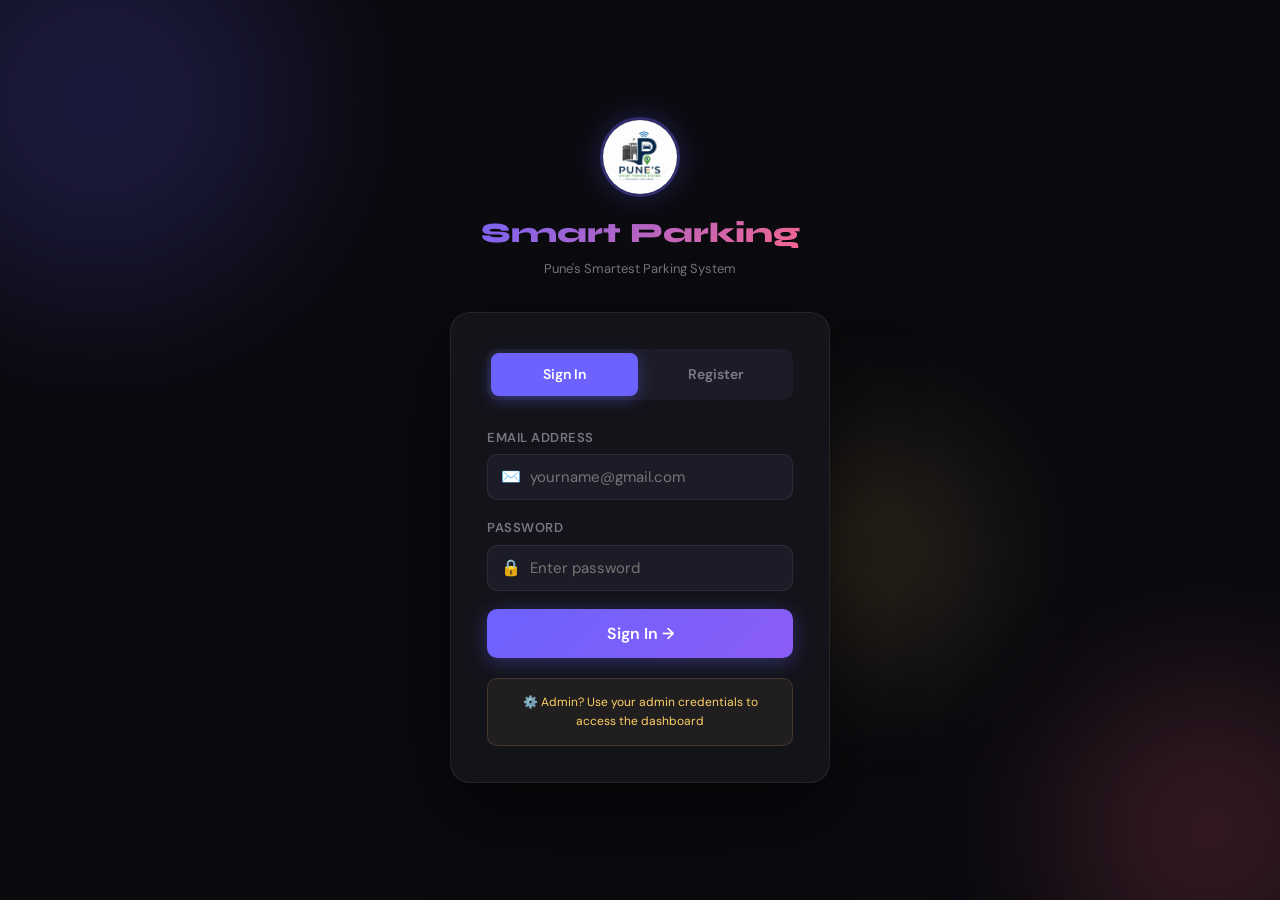
<file: mall-details.html>
<!DOCTYPE html>
<html lang="en">
<head>
<meta charset="UTF-8">
<meta name="viewport" content="width=device-width, initial-scale=1.0">
<title>Smart Parking — Mall Slot Management</title>
<link rel="stylesheet" href="style.css">
<style>

/* ── Page layout: push footer to bottom always ── */
html, body { height: 100%; }
body {
  display: flex;
  flex-direction: column;
  min-height: 100vh;
}

.page-wrap { flex: 1; }  /* this grows to fill space, pushing footer down */

/* ── Filter panel ── */
.filter-panel {
  background: var(--surface);
  border: 1px solid var(--border);
  border-radius: var(--radius);
  padding: 28px;
  margin-bottom: 28px;
  display: grid;
  grid-template-columns: 1fr 1fr auto;
  gap: 20px;
  align-items: end;
}

@media(max-width: 700px) {
  .filter-panel { grid-template-columns: 1fr; }
}

/* ── Summary tiles ── */
.summary-row {
  display: flex;
  gap: 16px;
  margin-bottom: 28px;
  flex-wrap: wrap;
}

.summary-tile {
  flex: 1;
  min-width: 120px;
  background: var(--surface);
  border: 1px solid var(--border);
  border-radius: var(--radius);
  padding: 20px;
  text-align: center;
  transition: all 0.25s;
}

.summary-tile:hover {
  border-color: var(--green-border);
  transform: translateY(-3px);
}

.summary-tile .num {
  font-family: 'Syne', sans-serif;
  font-size: 30px;
  font-weight: 800;
}

.summary-tile .lbl {
  font-size: 12px;
  color: var(--muted);
  text-transform: uppercase;
  letter-spacing: 0.5px;
  margin-top: 4px;
  font-weight: 600;
}

/* ── Booking cards ── */
.booking-admin-card {
  background: var(--surface);
  border: 1px solid var(--border);
  border-radius: var(--radius);
  padding: 22px 24px;
  margin-bottom: 14px;
  display: flex;
  justify-content: space-between;
  align-items: center;
  flex-wrap: wrap;
  gap: 14px;
  transition: all 0.25s;
}

.booking-admin-card:hover {
  border-color: var(--green-border);
  box-shadow: var(--shadow-md);
}

.booking-info { font-size: 14px; line-height: 2; }
.booking-info strong { color: var(--text); font-weight: 600; }
.booking-info span   { color: var(--muted); }

/* ── Date field trigger ── */
.date-field {
  width: 100%;
  padding: 12px 16px;
  background: var(--surface2);
  border: 1px solid var(--border);
  border-radius: var(--radius-sm);
  color: var(--text);
  font-family: 'DM Sans', sans-serif;
  font-size: 15px;
  cursor: pointer;
  display: flex;
  align-items: center;
  justify-content: space-between;
  transition: border 0.2s, box-shadow 0.2s;
  user-select: none;
}

.date-field:hover, .date-field.open {
  border-color: var(--green-fresh);
  box-shadow: 0 0 0 3px var(--green-glow);
}

.date-field .placeholder { color: var(--muted); }
.date-field .cal-icon { font-size: 18px; opacity: 0.7; }

/* ── Calendar popup ── */
.cal-popup {
  display: none;
  position: absolute;
  z-index: 300;
  width: 300px;
  background: #1a2640;
  border: 1px solid var(--green-border);
  border-radius: 16px;
  padding: 20px;
  box-shadow: 0 20px 60px rgba(0,0,0,0.6);
  margin-top: 6px;
  left: 0;
}

.cal-popup.show { display: block; }

.cal-header {
  display: flex;
  align-items: center;
  justify-content: space-between;
  margin-bottom: 16px;
}

.cal-title {
  font-family: 'Syne', sans-serif;
  font-size: 15px;
  font-weight: 700;
  cursor: pointer;
  color: var(--text);
  transition: color 0.2s;
}
.cal-title:hover { color: var(--green-fresh); }

.cal-nav {
  background: var(--surface2);
  border: 1px solid var(--border);
  color: var(--text);
  width: 30px;
  height: 30px;
  border-radius: 8px;
  cursor: pointer;
  font-size: 15px;
  display: flex;
  align-items: center;
  justify-content: center;
  transition: all 0.2s;
}
.cal-nav:hover {
  background: var(--green-deep);
  border-color: var(--green-fresh);
}

/* Day names */
.cal-days-header {
  display: grid;
  grid-template-columns: repeat(7, 1fr);
  gap: 3px;
  margin-bottom: 6px;
}
.cal-day-name {
  text-align: center;
  font-size: 11px;
  font-weight: 700;
  color: var(--muted);
  text-transform: uppercase;
  letter-spacing: 0.4px;
  padding: 4px 0;
}

/* Date cells */
.cal-grid {
  display: grid;
  grid-template-columns: repeat(7, 1fr);
  gap: 3px;
}

.cal-cell {
  aspect-ratio: 1;
  display: flex;
  align-items: center;
  justify-content: center;
  border-radius: 7px;
  font-size: 13px;
  font-weight: 500;
  cursor: pointer;
  transition: all 0.15s;
  color: var(--text);
}

.cal-cell:hover:not(.disabled):not(.empty) {
  background: var(--green-glow);
  color: var(--green-light);
}

.cal-cell.today {
  border: 1.5px solid var(--green-fresh);
  color: var(--green-fresh);
  font-weight: 700;
}

.cal-cell.selected {
  background: var(--green-deep) !important;
  color: white !important;
  font-weight: 700;
  box-shadow: 0 3px 10px rgba(46,125,50,0.45);
}

.cal-cell.disabled {
  color: rgba(255,255,255,0.15);
  cursor: not-allowed;
}

.cal-cell.empty { cursor: default; }

/* Month grid view */
.cal-month-grid {
  display: grid;
  grid-template-columns: repeat(3, 1fr);
  gap: 6px;
  margin-top: 8px;
}

.month-cell {
  padding: 9px 6px;
  text-align: center;
  border-radius: 9px;
  cursor: pointer;
  font-size: 12px;
  font-weight: 600;
  color: var(--text-sec);
  background: var(--surface2);
  transition: all 0.2s;
}
.month-cell:hover  { background: var(--green-glow); color: var(--green-light); }
.month-cell.active { background: var(--green-deep); color: white; }

.date-wrap { position: relative; }

/* ── Footer ── */
.footer {
  text-align: center;
  padding: 20px;
  font-size: 13px;
  color: var(--muted);
  border-top: 1px solid var(--border);
  background: var(--surface);
  letter-spacing: 0.3px;
  margin-top: 0;
}

.footer span {
  color: var(--green-fresh);
  font-weight: 600;
}

</style>
</head>
<body>

<script>
  if (localStorage.getItem("role") !== "admin") window.location.href = "login.html";
</script>

<!-- NAVBAR -->
<nav class="navbar">
  <a class="logo" href="admin.html">
    <img src="images/logo.png" alt="Logo">
    <span>SmartPark Admin</span>
  </a>
  <div class="navbar-actions">
    <button class="btn btn-ghost" onclick="location.href='admin.html'">← Dashboard</button>
    <button class="btn btn-danger" onclick="logout()">Logout</button>
  </div>
</nav>

<!-- MAIN CONTENT -->
<div class="page-wrap">
<div style="max-width:1200px; margin:0 auto; padding:36px 24px;">

  <!-- Page heading -->
  <div style="margin-bottom:28px;">
    <h2 style="font-size:26px; font-weight:800; display:flex; align-items:center; gap:10px;">
      🏢 <span id="mallTitle">Slot Management</span>
    </h2>
    <p style="color:var(--muted); font-size:14px; margin-top:6px;">
      View and manage bookings for this mall
    </p>
  </div>

  <!-- Filter panel -->
  <div class="filter-panel">

    <!-- Date picker -->
    <div class="input-group" style="margin:0;">
      <label>Select Date</label>
      <div class="date-wrap">
        <div class="date-field" id="dateTrigger" onclick="toggleCal()">
          <span id="dateDisplay" class="placeholder">Click to pick a date</span>
          <span class="cal-icon">📅</span>
        </div>

        <div class="cal-popup" id="calPopup">
          <div class="cal-header">
            <button class="cal-nav" onclick="changeMonth(-1)">‹</button>
            <div class="cal-title" id="calTitle" onclick="toggleMonthView()"></div>
            <button class="cal-nav" onclick="changeMonth(1)">›</button>
          </div>

          <!-- Day view -->
          <div id="dayView">
            <div class="cal-days-header">
              <div class="cal-day-name">Su</div>
              <div class="cal-day-name">Mo</div>
              <div class="cal-day-name">Tu</div>
              <div class="cal-day-name">We</div>
              <div class="cal-day-name">Th</div>
              <div class="cal-day-name">Fr</div>
              <div class="cal-day-name">Sa</div>
            </div>
            <div class="cal-grid" id="calGrid"></div>
          </div>

          <!-- Month picker view -->
          <div id="monthView" style="display:none;">
            <div class="cal-month-grid" id="monthGrid"></div>
          </div>
        </div>
      </div>
    </div>

    <!-- Vehicle type -->
    <div class="input-group" style="margin:0;">
      <label>Vehicle Type</label>
      <select id="vehicleType">
        <option value="Two Wheeler">🛵 Two Wheeler</option>
        <option value="Four Wheeler">🚗 Four Wheeler</option>
      </select>
    </div>

    <!-- Check button -->
    <button class="btn btn-primary" onclick="checkSlots()"
      style="padding:13px 28px; font-size:15px; white-space:nowrap;">
      Check Slots
    </button>

  </div>

  <!-- Summary tiles (hidden until search) -->
  <div class="summary-row" id="summaryRow" style="display:none;"></div>

  <!-- Booking list -->
  <div id="bookingArea"></div>

</div>
</div>

<!-- FOOTER — always at bottom -->
<footer class="footer">
  Developed by <span>Aarti Gore</span> &copy; 2026
</footer>

<script>
// ── Mall name ──────────────────────────────────────────────────
const mallName = localStorage.getItem("selectedMallAdmin");
document.getElementById("mallTitle").textContent = mallName;

const mallSlots = {
  "Phoenix Mall of the Millennium": 50,
  "ElPro City Square Mall":         40,
  "Phoenix Market City Pune":       60,
  "Amanora Mall":                   40
};

let bookings = JSON.parse(localStorage.getItem("bookings")) || [];

// ══════════════════════════════════════════════
//  CALENDAR
// ══════════════════════════════════════════════
const today        = new Date(); today.setHours(0,0,0,0);
let viewYear       = today.getFullYear();
let viewMonth      = today.getMonth();
let selectedDate   = null;
let monthViewOpen  = false;

const MONTHS = ["January","February","March","April","May","June",
                "July","August","September","October","November","December"];

function toggleCal() {
  const popup   = document.getElementById("calPopup");
  const trigger = document.getElementById("dateTrigger");
  const isOpen  = popup.classList.contains("show");
  popup.classList.toggle("show", !isOpen);
  trigger.classList.toggle("open", !isOpen);
  if (!isOpen) renderDayView();
}

// Close on outside click
document.addEventListener("click", e => {
  const wrap = document.querySelector(".date-wrap");
  if (wrap && !wrap.contains(e.target)) {
    document.getElementById("calPopup").classList.remove("show");
    document.getElementById("dateTrigger").classList.remove("open");
  }
});

function renderDayView() {
  document.getElementById("calTitle").textContent = MONTHS[viewMonth] + " " + viewYear;
  const grid      = document.getElementById("calGrid");
  grid.innerHTML  = "";
  const firstDay  = new Date(viewYear, viewMonth, 1).getDay();
  const daysInMon = new Date(viewYear, viewMonth + 1, 0).getDate();

  // Empty cells
  for (let i = 0; i < firstDay; i++) {
    const blank = document.createElement("div");
    blank.className = "cal-cell empty";
    grid.appendChild(blank);
  }

  // Date cells
  for (let d = 1; d <= daysInMon; d++) {
    const cellDate = new Date(viewYear, viewMonth, d);
    const cell     = document.createElement("div");
    cell.className = "cal-cell";
    cell.textContent = d;

    const isPast     = cellDate < today;
    const isToday    = cellDate.getTime() === today.getTime();
    const isSelected = selectedDate && cellDate.getTime() === selectedDate.getTime();

    if (isPast) {
      cell.classList.add("disabled");
    } else {
      if (isToday)    cell.classList.add("today");
      if (isSelected) cell.classList.add("selected");

      cell.onclick = () => {
        selectedDate = cellDate;

        const dd   = String(d).padStart(2, "0");
        const mm   = String(viewMonth + 1).padStart(2, "0");
        const displayStr = `${dd} ${MONTHS[viewMonth].slice(0,3)} ${viewYear}`;

        const el = document.getElementById("dateDisplay");
        el.textContent = displayStr;
        el.classList.remove("placeholder");

        renderDayView();

        setTimeout(() => {
          document.getElementById("calPopup").classList.remove("show");
          document.getElementById("dateTrigger").classList.remove("open");
        }, 160);
      };
    }
    grid.appendChild(cell);
  }
}

function changeMonth(dir) {
  viewMonth += dir;
  if (viewMonth > 11) { viewMonth = 0; viewYear++; }
  if (viewMonth < 0)  { viewMonth = 11; viewYear--; }
  renderDayView();
}

function toggleMonthView() {
  monthViewOpen = !monthViewOpen;
  document.getElementById("dayView").style.display   = monthViewOpen ? "none"  : "block";
  document.getElementById("monthView").style.display = monthViewOpen ? "block" : "none";

  if (monthViewOpen) {
    const grid = document.getElementById("monthGrid");
    grid.innerHTML = "";
    MONTHS.forEach((m, i) => {
      const cell = document.createElement("div");
      cell.className = "month-cell" + (i === viewMonth ? " active" : "");
      cell.textContent = m.slice(0, 3);
      cell.onclick = () => {
        viewMonth     = i;
        monthViewOpen = false;
        document.getElementById("dayView").style.display   = "block";
        document.getElementById("monthView").style.display = "none";
        renderDayView();
      };
      grid.appendChild(cell);
    });
  }
}

// Initial render
renderDayView();

// ══════════════════════════════════════════════
//  CHECK SLOTS
// ══════════════════════════════════════════════
function checkSlots() {
  if (!selectedDate) {
    alert("Please select a date from the calendar");
    return;
  }

  const vehicle    = document.getElementById("vehicleType").value;
  const yyyy       = selectedDate.getFullYear();
  const mm         = String(selectedDate.getMonth() + 1).padStart(2, "0");
  const dd         = String(selectedDate.getDate()).padStart(2, "0");
  const selectedDateStr = `${yyyy}-${mm}-${dd}`;

  const totalSlots = mallSlots[mallName] || 50;
  bookings = JSON.parse(localStorage.getItem("bookings")) || [];

  const filtered = bookings.filter(b => {
    const bd = new Date(b.date).toISOString().split("T")[0];
    return (
      b.mall?.toLowerCase().trim() === mallName?.toLowerCase().trim() &&
      bd === selectedDateStr &&
      b.vehicle === vehicle &&
      b.status  === "Booked"
    );
  });

  const booked    = filtered.length;
  const available = totalSlots - booked;
  const pct       = Math.round((booked / totalSlots) * 100);

  // Show summary
  document.getElementById("summaryRow").style.display = "flex";
  document.getElementById("summaryRow").innerHTML = `
    <div class="summary-tile">
      <div class="num">${totalSlots}</div>
      <div class="lbl">Total Slots</div>
    </div>
    <div class="summary-tile">
      <div class="num" style="color:var(--red)">${booked}</div>
      <div class="lbl">Booked</div>
    </div>
    <div class="summary-tile">
      <div class="num" style="color:var(--green-fresh)">${available}</div>
      <div class="lbl">Available</div>
    </div>
    <div class="summary-tile">
      <div class="num" style="color:var(--gold)">${pct}%</div>
      <div class="lbl">Occupancy</div>
    </div>
  `;

  // Show bookings
  if (filtered.length === 0) {
    document.getElementById("bookingArea").innerHTML = `
      <div class="empty-state">
        <span class="emoji">🚫</span>
        <p>No bookings found for this date and vehicle type.</p>
      </div>`;
    return;
  }

  let html = `<div class="section-title">📋 Bookings on this date (${filtered.length})</div>`;

  filtered.forEach(b => {
    const realIndex = bookings.findIndex(x => x.id === b.id);
    html += `
    <div class="booking-admin-card">
      <div class="booking-info">
        <strong>🎫 ${b.id}</strong><br>
        <span>👤 ${b.user || "Unknown"} &nbsp;·&nbsp; 🚗 ${b.vehicle}</span><br>
        <span>🅿️ Slots: <strong>${(b.slots || []).join(", ")}</strong>
          &nbsp;·&nbsp; 💰 ₹${b.amount}</span><br>
        <span>📱 UPI: ${b.userUpi || "—"}</span>
      </div>
      <button class="btn btn-danger" onclick="adminCancel(${realIndex})">
        Cancel Booking
      </button>
    </div>`;
  });

  document.getElementById("bookingArea").innerHTML = html;
}

// ══════════════════════════════════════════════
//  CANCEL BOOKING
// ══════════════════════════════════════════════
function adminCancel(index) {
  if (!confirm("Cancel this booking?")) return;
  bookings[index].status       = "Cancelled";
  bookings[index].cancelReason = "Cancelled by Admin";
  localStorage.setItem("bookings", JSON.stringify(bookings));
  showToast("✅ Booking cancelled");
  checkSlots();
}

function logout() {
  localStorage.removeItem("currentUser");
  localStorage.removeItem("role");
  window.location.href = "login.html";
}

function showToast(msg) {
  const t = document.createElement("div");
  t.className   = "toast";
  t.textContent = msg;
  document.body.appendChild(t);
  setTimeout(() => t.remove(), 3000);
}
</script>

</body>
</html>
</file>
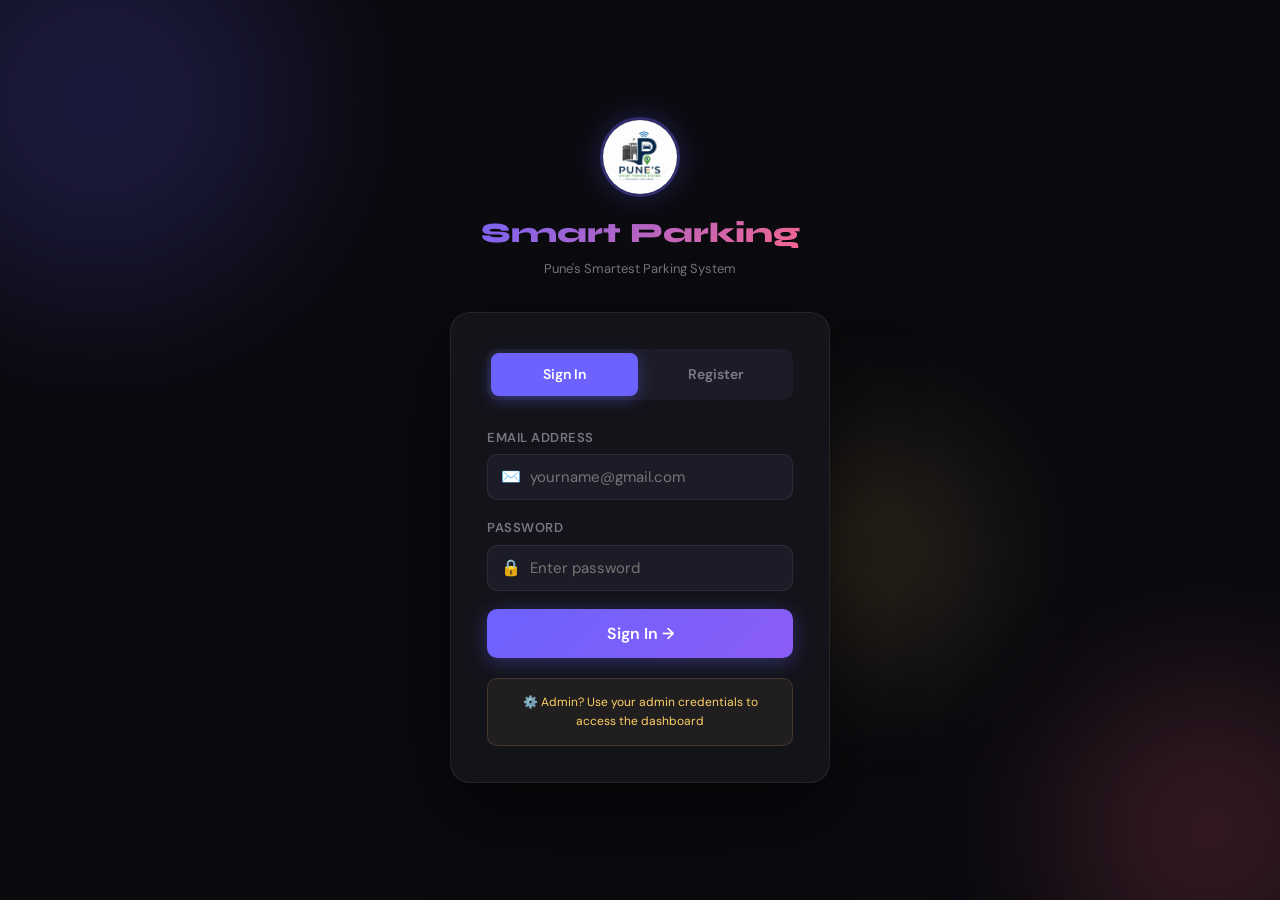
<file: malls.html>
<!DOCTYPE html>
<html lang="en">
<head>
<meta charset="UTF-8">
<meta name="viewport" content="width=device-width, initial-scale=1.0">
<title>Smart Parking — Select Mall</title>
<link rel="stylesheet" href="style.css">
<style>

.page-hero {
  text-align: center;
  padding: 40px 20px 10px;
}

.page-hero h2 {
  font-size: 36px;
  font-weight: 800;
  background: linear-gradient(135deg, var(--accent), var(--accent2));
  -webkit-background-clip: text;
  -webkit-text-fill-color: transparent;
}

.page-hero p {
  color: var(--muted);
  margin-top: 8px;
  font-size: 15px;
}

/* ── Grid ─────────────────────────────────── */
.malls-grid {
  display: grid;
  grid-template-columns: repeat(auto-fill, minmax(320px, 1fr));
  gap: 24px;
  padding: 30px 40px 60px;
  max-width: 1300px;
  margin: 0 auto;
}

/* ── Card: image fills entire card, text overlaid ── */
.mall-card {
  position: relative;
  border-radius: 20px;
  overflow: hidden;
  cursor: pointer;
  height: 300px;               /* fixed height — image fills this */
  border: 1px solid var(--border);
  transition: transform 0.35s ease, box-shadow 0.35s ease;
}

.mall-card:hover {
  transform: translateY(-8px);
  box-shadow: 0 24px 60px rgba(108,99,255,0.3);
}

/* The actual image — fills the whole card */
.mall-card img {
  position: absolute;
  inset: 0;
  width: 100%;
  height: 100%;
  object-fit: cover;           /* crops to fill, no distortion */
  object-position: center;
  display: block;
  transition: transform 0.4s ease;
}

.mall-card:hover img {
  transform: scale(1.06);      /* subtle zoom on hover */
}

/* Dark gradient overlay so text is always readable */
.mall-overlay {
  position: absolute;
  inset: 0;
  background: linear-gradient(
    to bottom,
    rgba(0,0,0,0.05)  0%,
    rgba(0,0,0,0.25) 40%,
    rgba(0,0,0,0.80) 75%,
    rgba(0,0,0,0.92) 100%
  );
  transition: background 0.35s;
}

.mall-card:hover .mall-overlay {
  background: linear-gradient(
    to bottom,
    rgba(0,0,0,0.1)  0%,
    rgba(0,0,0,0.30) 40%,
    rgba(0,0,0,0.85) 75%,
    rgba(0,0,0,0.95) 100%
  );
}

/* Text sits above the overlay */
.mall-info {
  position: absolute;
  bottom: 0;
  left: 0;
  right: 0;
  padding: 20px 22px;
  z-index: 2;
}

.mall-info h3 {
  font-family: 'Syne', sans-serif;
  font-size: 18px;
  font-weight: 700;
  color: white;
  margin-bottom: 4px;
  text-shadow: 0 2px 8px rgba(0,0,0,0.5);
}

.mall-info p {
  font-size: 13px;
  color: rgba(255,255,255,0.7);
  margin-bottom: 14px;
}

.mall-footer-row {
  display: flex;
  align-items: center;
  justify-content: space-between;
}

.price-tag {
  font-family: 'Syne', sans-serif;
  font-size: 14px;
  font-weight: 700;
  color: var(--gold);
}

.slots-tag {
  font-size: 12px;
  color: rgba(255,255,255,0.55);
  margin-top: 2px;
}

.book-btn {
  font-size: 12px;
  font-weight: 700;
  color: white;
  background: rgba(108,99,255,0.75);
  border: 1px solid rgba(108,99,255,0.6);
  padding: 7px 16px;
  border-radius: 99px;
  backdrop-filter: blur(6px);
  transition: all 0.25s;
}

.mall-card:hover .book-btn {
  background: var(--accent);
  box-shadow: 0 4px 16px rgba(108,99,255,0.5);
}

/* Top badge (slots count) */
.mall-top-badge {
  position: absolute;
  top: 14px;
  right: 14px;
  z-index: 3;
  background: rgba(0,0,0,0.55);
  backdrop-filter: blur(8px);
  border: 1px solid rgba(255,255,255,0.15);
  color: white;
  font-size: 12px;
  font-weight: 700;
  padding: 5px 12px;
  border-radius: 99px;
}

</style>
</head>
<body>

<script>
  if (!localStorage.getItem("currentUser")) window.location.href = "login.html";
</script>

<nav class="navbar">
  <a class="logo" href="home.html">
    <img src="images/logo.png" alt="Logo">
    <span>SmartPark</span>
  </a>
  <div class="navbar-actions">
    <button class="btn btn-ghost" onclick="location.href='home.html'">← Home</button>
    <button class="btn btn-danger" onclick="logout()">Logout</button>
  </div>
</nav>

<div class="page-hero">
  <h2>Choose Your Mall</h2>
  <p>Select a parking location to book your slot</p>
</div>

<div class="malls-grid">

  <!-- Phoenix Mall of the Millennium -->
  <div class="mall-card" onclick="selectMall('Phoenix Mall of the Millennium')">
    <img src="images/phoenix-mall-of-the-millennium.jpg"
         alt="Phoenix Mall of the Millennium"
         onerror="this.style.display='none'">
    <div class="mall-overlay"></div>
    <div class="mall-top-badge">🅿️ 50 Slots</div>
    <div class="mall-info">
      <h3>Phoenix Mall of the Millennium</h3>
      <p>Premium multi-level parking facility</p>
      <div class="mall-footer-row">
        <div>
          <div class="price-tag">₹40–50 / slot</div>
          <div class="slots-tag">50 total slots</div>
        </div>
        <div class="book-btn">Book Now →</div>
      </div>
    </div>
  </div>

  <!-- ElPro City Square Mall -->
  <div class="mall-card" onclick="selectMall('ElPro City Square Mall')">
    <img src="images/elpro.jpg.jpeg"
         alt="ElPro City Square Mall"
         onerror="this.style.display='none'">
    <div class="mall-overlay"></div>
    <div class="mall-top-badge">🅿️ 40 Slots</div>
    <div class="mall-info">
      <h3>ElPro City Square Mall</h3>
      <p>Secure open-air parking available</p>
      <div class="mall-footer-row">
        <div>
          <div class="price-tag">₹30–40 / slot</div>
          <div class="slots-tag">40 total slots</div>
        </div>
        <div class="book-btn">Book Now →</div>
      </div>
    </div>
  </div>

  <!-- Phoenix Market City Pune -->
  <div class="mall-card" onclick="selectMall('Phoenix Market City Pune')">
    <img src="images/phoenix-marketcity.jpeg"
         alt="Phoenix Market City Pune"
         onerror="this.style.display='none'">
    <div class="mall-overlay"></div>
    <div class="mall-top-badge">🅿️ 60 Slots</div>
    <div class="mall-info">
      <h3>Phoenix Market City Pune</h3>
      <p>Largest smart parking facility</p>
      <div class="mall-footer-row">
        <div>
          <div class="price-tag">₹50–60 / slot</div>
          <div class="slots-tag">60 total slots</div>
        </div>
        <div class="book-btn">Book Now →</div>
      </div>
    </div>
  </div>

  <!-- Amanora Mall -->
  <div class="mall-card" onclick="selectMall('Amanora Mall')">
    <img src="images/amanora.jpg.jpeg"
         alt="Amanora Mall"
         onerror="this.style.display='none'">
    <div class="mall-overlay"></div>
    <div class="mall-top-badge">🅿️ 40 Slots</div>
    <div class="mall-info">
      <h3>Amanora Mall</h3>
      <p>Easy access underground parking</p>
      <div class="mall-footer-row">
        <div>
          <div class="price-tag">₹30–40 / slot</div>
          <div class="slots-tag">40 total slots</div>
        </div>
        <div class="book-btn">Book Now →</div>
      </div>
    </div>
  </div>

</div>
<footer class="footer">
  Developed by <span>Aarti Gore</span> &copy; 2026
</footer>
<script>
function selectMall(mallName) {
  localStorage.setItem("selectedMall", mallName);
  window.location.href = "booking-details.html";
}

function logout() {
  localStorage.removeItem("currentUser");
  localStorage.removeItem("role");
  window.location.href = "login.html";
}
</script>
</body>
</html>
</file>
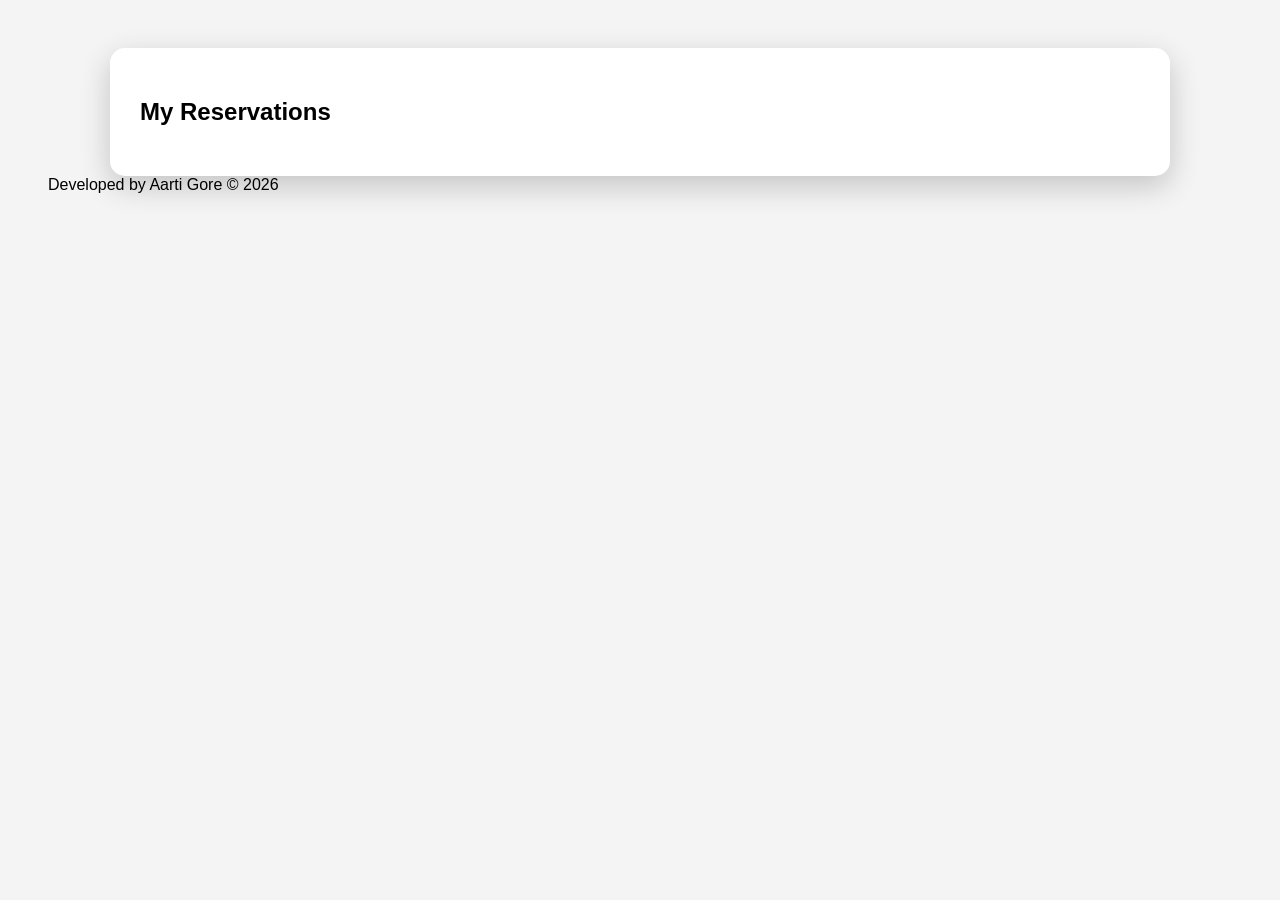
<file: my-bookings.html>
<!DOCTYPE html>
<html>
<head>
<title>My Reservations</title>
<style>
body{
font-family:Arial;
background:#f4f4f4;
padding:40px;
}
.container{
background:white;
padding:30px;
border-radius:15px;
max-width:1000px;
margin:auto;
box-shadow:0 10px 30px rgba(0,0,0,0.2);
}
.booking{
border:1px solid #ddd;
padding:15px;
margin-bottom:20px;
border-radius:10px;
}
button{
margin-top:10px;
padding:8px;
border:none;
border-radius:6px;
background:#dc3545;
color:white;
cursor:pointer;
}
</style>
</head>
<body>

<div class="container">
<h2>My Reservations</h2>
<div id="list"></div>
</div>

<footer class="footer">
  Developed by <span>Aarti Gore</span> &copy; 2026
</footer>
<script>

let bookings = JSON.parse(localStorage.getItem("bookings")) || [];
let list = document.getElementById("list");

bookings.forEach((b,index)=>{

let div=document.createElement("div");
div.classList.add("booking");

div.innerHTML=`
<b>ID:</b> ${b.id}<br>
<b>Mall:</b> ${b.mall}<br>
<b>Date:</b> ${b.date}<br>
<b>Slots:</b> ${b.slots.join(", ")}<br>
<b>Amount:</b> ₹${b.amount}<br>
<b>Status:</b> ${b.status}<br>
<b>Payment:</b> ${b.paymentStatus}
`;

if(b.status==="Booked"){
let btn=document.createElement("button");
btn.innerText="Cancel & Refund";
btn.onclick=function(){ cancelBooking(index); };
div.appendChild(btn);
}

list.appendChild(div);
});

function cancelBooking(index){

let bookings = JSON.parse(localStorage.getItem("bookings")) || [];

if(confirm("Cancel this booking?")){

// Restore slot
let key = bookings[index].mall + "_" +
bookings[index].date + "_" +
bookings[index].time + "_" +
bookings[index].vehicle;

let slotData = JSON.parse(localStorage.getItem("slots")) || {};

if(slotData[key]){
slotData[key] = slotData[key].filter(
s=>!bookings[index].slots.includes(s)
);
}

localStorage.setItem("slots",JSON.stringify(slotData));

bookings[index].status="Cancelled";
bookings[index].paymentStatus="Refunded";

localStorage.setItem("bookings",JSON.stringify(bookings));

alert("Booking Cancelled & Refunded");
location.reload();
}
}
</script>

</body>
</html>
</file>
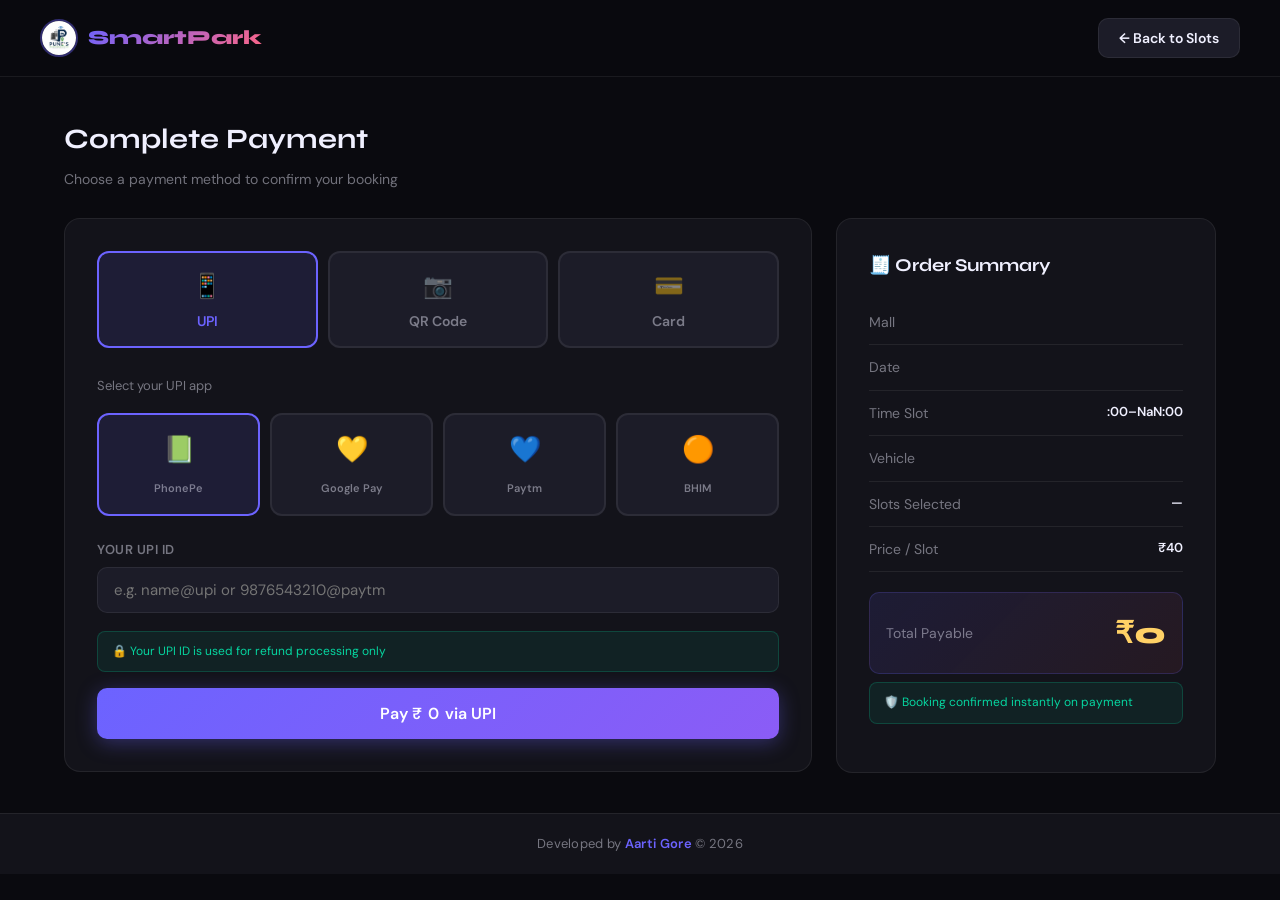
<file: Payment.html>
<!DOCTYPE html>
<html lang="en">
<head>
<meta charset="UTF-8">
<meta name="viewport" content="width=device-width, initial-scale=1.0">
<title>Smart Parking — Payment</title>
<link rel="stylesheet" href="style.css">
<style>
body { min-height: 100vh; }

.pay-layout {
  display: grid;
  grid-template-columns: 1fr 380px;
  gap: 24px;
  align-items: start;
}

@media(max-width:900px) {
  .pay-layout { grid-template-columns: 1fr; }
}

.pay-panel {
  background: var(--surface);
  border: 1px solid var(--border);
  border-radius: var(--radius);
  padding: 32px;
}

/* Method Tabs */
.method-tabs {
  display: flex;
  gap: 10px;
  margin-bottom: 28px;
  flex-wrap: wrap;
}

.method-tab {
  flex: 1;
  min-width: 100px;
  padding: 14px 10px;
  border-radius: 12px;
  border: 2px solid var(--border);
  background: var(--surface2);
  color: var(--muted);
  cursor: pointer;
  text-align: center;
  font-family: 'DM Sans', sans-serif;
  font-weight: 600;
  font-size: 14px;
  transition: all 0.25s;
}

.method-tab:hover { border-color: var(--accent); color: var(--text); }

.method-tab.active {
  border-color: var(--accent);
  background: rgba(108,99,255,0.12);
  color: var(--accent);
}

.method-tab .tab-icon { font-size: 24px; display: block; margin-bottom: 4px; }

.pay-section { display: none; }
.pay-section.active { display: block; }

/* UPI Section */
.upi-apps {
  display: grid;
  grid-template-columns: repeat(4, 1fr);
  gap: 10px;
  margin-bottom: 24px;
}

.upi-app {
  padding: 14px 6px;
  border-radius: 12px;
  border: 2px solid var(--border);
  background: var(--surface2);
  text-align: center;
  cursor: pointer;
  transition: all 0.2s;
}

.upi-app:hover { border-color: var(--accent); transform: translateY(-3px); }
.upi-app.active { border-color: var(--accent); background: rgba(108,99,255,0.12); }
.upi-app .app-icon { font-size: 26px; display: block; margin-bottom: 4px; }
.upi-app .app-name { font-size: 11px; color: var(--muted); font-weight: 600; }

/* QR Box */
.qr-box {
  border: 2px dashed rgba(108,99,255,0.3);
  border-radius: var(--radius);
  padding: 28px;
  text-align: center;
  margin-bottom: 20px;
  background: rgba(108,99,255,0.04);
}

.qr-svg { margin: 0 auto 12px; display: block; }

.qr-amount {
  font-family: 'Syne', sans-serif;
  font-size: 22px;
  font-weight: 800;
  color: var(--gold);
  margin-bottom: 4px;
}

.qr-hint { font-size: 12px; color: var(--muted); }

.upi-divider { margin: 20px 0; }

/* Card Section */
.card-preview {
  background: linear-gradient(135deg, #1e3c72, #6c63ff);
  border-radius: 14px;
  padding: 28px;
  margin-bottom: 24px;
  position: relative;
  overflow: hidden;
}

.card-preview::before {
  content: '';
  position: absolute;
  width: 200px;
  height: 200px;
  background: rgba(255,255,255,0.06);
  border-radius: 50%;
  top: -60px;
  right: -60px;
}

.card-chip { font-size: 32px; margin-bottom: 20px; display: block; }
.card-num {
  font-family: 'Syne', sans-serif;
  font-size: 18px;
  letter-spacing: 4px;
  margin-bottom: 16px;
  color: rgba(255,255,255,0.85);
}

.card-meta {
  display: flex;
  justify-content: space-between;
  font-size: 12px;
  color: rgba(255,255,255,0.6);
  text-transform: uppercase;
  letter-spacing: 1px;
}

.card-meta .val { color: white; font-weight: 700; display: block; font-size: 14px; margin-top: 2px; }

/* Order Summary */
.order-panel {}

.order-panel h3 {
  font-size: 18px;
  margin-bottom: 20px;
}

.order-row {
  display: flex;
  justify-content: space-between;
  padding: 11px 0;
  border-bottom: 1px solid var(--border);
  font-size: 14px;
  color: var(--muted);
}

.order-row .val { color: var(--text); font-weight: 600; font-size: 13px; text-align: right; max-width: 55%; }

.order-total {
  display: flex;
  justify-content: space-between;
  align-items: center;
  margin-top: 20px;
  padding: 16px;
  background: linear-gradient(135deg, rgba(108,99,255,0.12), rgba(255,101,132,0.08));
  border-radius: var(--radius-sm);
  border: 1px solid rgba(108,99,255,0.2);
}

.order-total .label { font-size: 14px; color: var(--muted); }
.order-total .amount {
  font-family: 'Syne', sans-serif;
  font-size: 30px;
  font-weight: 800;
  color: var(--gold);
}

.secure-badge {
  display: flex;
  align-items: center;
  gap: 8px;
  background: rgba(6,214,160,0.08);
  border: 1px solid rgba(6,214,160,0.2);
  border-radius: 8px;
  padding: 10px 14px;
  font-size: 12px;
  color: var(--green);
  margin: 16px 0;
}

/* Modal */
.modal-overlay {
  position: fixed;
  inset: 0;
  background: rgba(0,0,0,0.8);
  backdrop-filter: blur(10px);
  z-index: 1000;
  display: none;
  align-items: center;
  justify-content: center;
}

.modal-overlay.show { display: flex; }

.modal {
  background: var(--surface);
  border: 1px solid var(--border);
  border-radius: 20px;
  padding: 40px;
  width: 90%;
  max-width: 420px;
  text-align: center;
  position: relative;
  animation: popIn 0.3s cubic-bezier(0.34, 1.56, 0.64, 1);
}

@keyframes popIn {
  from { transform: scale(0.8); opacity: 0; }
  to { transform: scale(1); opacity: 1; }
}

.modal .big-icon { font-size: 64px; display: block; margin-bottom: 16px; }
.modal h3 { font-size: 22px; margin-bottom: 8px; }
.modal p { color: var(--muted); font-size: 14px; margin-bottom: 24px; }

.spinner {
  width: 48px;
  height: 48px;
  border: 4px solid var(--border);
  border-top-color: var(--accent);
  border-radius: 50%;
  animation: spin 0.9s linear infinite;
  margin: 0 auto 16px;
}

@keyframes spin { to { transform: rotate(360deg); } }
</style>
</head>
<body>

<nav class="navbar">
  <a class="logo" href="home.html"><img src="images/logo.png" alt="Logo"><span>SmartPark</span></a>
  <button class="btn btn-ghost" onclick="history.back()" style="margin-left:auto">← Back to Slots</button>
</nav>

<div class="page-wrap">
  <h2 style="font-size:28px; margin-bottom:6px;">Complete Payment</h2>
  <p style="color:var(--muted); margin-bottom:28px; font-size:14px;">Choose a payment method to confirm your booking</p>

  <div class="pay-layout">

    <!-- Left: Payment Methods -->
    <div class="pay-panel">
      <div class="method-tabs">
        <div class="method-tab active" onclick="switchMethod('upi')">
          <span class="tab-icon">📱</span>UPI
        </div>
        <div class="method-tab" onclick="switchMethod('qr')">
          <span class="tab-icon">📷</span>QR Code
        </div>
        <div class="method-tab" onclick="switchMethod('card')">
          <span class="tab-icon">💳</span>Card
        </div>
      </div>

      <!-- UPI Section -->
      <div class="pay-section active" id="upiSection">
        <p style="font-size:13px;color:var(--muted);margin-bottom:16px;">Select your UPI app</p>
        <div class="upi-apps">
          <div class="upi-app active" onclick="selectApp(this)"><span class="app-icon">📗</span><span class="app-name">PhonePe</span></div>
          <div class="upi-app" onclick="selectApp(this)"><span class="app-icon">💛</span><span class="app-name">Google Pay</span></div>
          <div class="upi-app" onclick="selectApp(this)"><span class="app-icon">💙</span><span class="app-name">Paytm</span></div>
          <div class="upi-app" onclick="selectApp(this)"><span class="app-icon">🟠</span><span class="app-name">BHIM</span></div>
        </div>

        <div class="input-group">
          <label>Your UPI ID</label>
          <input type="text" id="upiId" placeholder="e.g. name@upi or 9876543210@paytm">
        </div>

        <div class="secure-badge">🔒 Your UPI ID is used for refund processing only</div>

        <button class="btn btn-primary" style="width:100%;justify-content:center;padding:15px;font-size:16px;" onclick="processUPI()">
          Pay ₹<span id="upiPayAmt">0</span> via UPI
        </button>
      </div>

      <!-- QR Section -->
      <div class="pay-section" id="qrSection">
        <div class="qr-box">
          <svg class="qr-svg" width="180" height="180" viewBox="0 0 180 180" fill="none" xmlns="http://www.w3.org/2000/svg">
            <!-- QR Code Pattern (decorative) -->
            <rect width="180" height="180" fill="#1c1c28" rx="12"/>
            <!-- Corner squares -->
            <rect x="12" y="12" width="44" height="44" rx="4" fill="none" stroke="#6c63ff" stroke-width="5"/>
            <rect x="20" y="20" width="28" height="28" rx="2" fill="#6c63ff"/>
            <rect x="124" y="12" width="44" height="44" rx="4" fill="none" stroke="#6c63ff" stroke-width="5"/>
            <rect x="132" y="20" width="28" height="28" rx="2" fill="#6c63ff"/>
            <rect x="12" y="124" width="44" height="44" rx="4" fill="none" stroke="#6c63ff" stroke-width="5"/>
            <rect x="20" y="132" width="28" height="28" rx="2" fill="#6c63ff"/>
            <!-- Data modules -->
            <rect x="70" y="12" width="8" height="8" fill="#6c63ff" rx="1"/>
            <rect x="82" y="12" width="8" height="8" fill="#6c63ff" rx="1"/>
            <rect x="94" y="12" width="8" height="8" fill="#6c63ff" rx="1"/>
            <rect x="70" y="24" width="8" height="8" fill="#6c63ff" rx="1"/>
            <rect x="94" y="24" width="8" height="8" fill="#6c63ff" rx="1"/>
            <rect x="82" y="36" width="8" height="8" fill="#6c63ff" rx="1"/>
            <rect x="70" y="48" width="8" height="8" fill="#6c63ff" rx="1"/>
            <rect x="94" y="48" width="8" height="8" fill="#6c63ff" rx="1"/>
            <rect x="12" y="70" width="8" height="8" fill="#6c63ff" rx="1"/>
            <rect x="24" y="70" width="8" height="8" fill="#6c63ff" rx="1"/>
            <rect x="36" y="82" width="8" height="8" fill="#6c63ff" rx="1"/>
            <rect x="12" y="94" width="8" height="8" fill="#6c63ff" rx="1"/>
            <rect x="36" y="94" width="8" height="8" fill="#6c63ff" rx="1"/>
            <rect x="12" y="106" width="8" height="8" fill="#6c63ff" rx="1"/>
            <rect x="24" y="106" width="8" height="8" fill="#6c63ff" rx="1"/>
            <!-- Center data -->
            <rect x="70" y="70" width="40" height="40" rx="4" fill="rgba(108,99,255,0.15)" stroke="#6c63ff" stroke-width="2"/>
            <text x="90" y="96" text-anchor="middle" fill="#6c63ff" font-size="18">🅿️</text>
            <!-- More modules -->
            <rect x="124" y="70" width="8" height="8" fill="#6c63ff" rx="1"/>
            <rect x="136" y="70" width="8" height="8" fill="#6c63ff" rx="1"/>
            <rect x="160" y="82" width="8" height="8" fill="#6c63ff" rx="1"/>
            <rect x="124" y="94" width="8" height="8" fill="#6c63ff" rx="1"/>
            <rect x="148" y="94" width="8" height="8" fill="#6c63ff" rx="1"/>
            <rect x="124" y="124" width="8" height="8" fill="#6c63ff" rx="1"/>
            <rect x="136" y="136" width="8" height="8" fill="#6c63ff" rx="1"/>
            <rect x="160" y="124" width="8" height="8" fill="#6c63ff" rx="1"/>
            <rect x="148" y="136" width="8" height="8" fill="#6c63ff" rx="1"/>
            <rect x="160" y="148" width="8" height="8" fill="#6c63ff" rx="1"/>
            <rect x="124" y="160" width="8" height="8" fill="#6c63ff" rx="1"/>
            <rect x="148" y="160" width="8" height="8" fill="#6c63ff" rx="1"/>
          </svg>
          <div class="qr-amount">₹<span id="qrAmt">0</span></div>
          <div class="qr-hint">Scan with any UPI app (PhonePe, GPay, Paytm...)</div>
        </div>

        <div class="input-group">
          <label>Your UPI ID (for refunds)</label>
          <input type="text" id="qrUpiId" placeholder="yourname@upi">
        </div>

        <button class="btn btn-green" style="width:100%;justify-content:center;padding:15px;font-size:16px;" onclick="processQR()">
          ✓ I've Completed Payment
        </button>
      </div>

      <!-- Card Section -->
      <div class="pay-section" id="cardSection">
        <div class="card-preview">
          <span class="card-chip">💳</span>
          <div class="card-num" id="cardNumDisplay">•••• •••• •••• ••••</div>
          <div class="card-meta">
            <div>Card Holder<span class="val" id="cardHolderDisplay">YOUR NAME</span></div>
            <div>Expires<span class="val" id="cardExpiryDisplay">MM/YY</span></div>
          </div>
        </div>

        <div class="input-group">
          <label>Cardholder Name</label>
          <input type="text" id="cardName" placeholder="Name as on card" oninput="updatePreview()">
        </div>
        <div class="input-group">
          <label>Card Number</label>
          <input type="text" id="cardNum" placeholder="1234 5678 9012 3456" maxlength="19" oninput="formatCard()">
        </div>
        <div style="display:grid;grid-template-columns:1fr 1fr;gap:14px;">
          <div class="input-group">
            <label>Expiry Date</label>
            <input type="text" id="cardExpiry" placeholder="MM/YY" maxlength="5" oninput="formatExpiry()">
          </div>
          <div class="input-group">
            <label>CVV</label>
            <input type="password" id="cardCvv" placeholder="•••" maxlength="3">
          </div>
        </div>

        <div class="secure-badge">🔒 256-bit encrypted · PCI-DSS compliant (Demo)</div>

        <button class="btn btn-primary" style="width:100%;justify-content:center;padding:15px;font-size:16px;" onclick="processCard()">
          Pay ₹<span id="cardPayAmt">0</span> Securely
        </button>
      </div>
    </div>

    <!-- Right: Order Summary -->
    <div class="pay-panel order-panel">
      <h3>🧾 Order Summary</h3>
      <div class="order-row"><span>Mall</span><span class="val" id="oMall">—</span></div>
      <div class="order-row"><span>Date</span><span class="val" id="oDate">—</span></div>
      <div class="order-row"><span>Time Slot</span><span class="val" id="oTime">—</span></div>
      <div class="order-row"><span>Vehicle</span><span class="val" id="oVehicle">—</span></div>
      <div class="order-row"><span>Slots Selected</span><span class="val" id="oSlots">—</span></div>
      <div class="order-row"><span>Price / Slot</span><span class="val" id="oPrice">—</span></div>

      <div class="order-total">
        <span class="label">Total Payable</span>
        <span class="amount" id="oTotal">₹0</span>
      </div>

      <div class="secure-badge" style="margin-top:8px;">🛡️ Booking confirmed instantly on payment</div>
    </div>
  </div>
</div>

<!-- Processing Modal -->
<div class="modal-overlay" id="processingModal">
  <div class="modal">
    <div class="spinner"></div>
    <h3>Processing Payment...</h3>
    <p>Please wait, do not close this page</p>
  </div>
</div>

<!-- Success Modal -->
<div class="modal-overlay" id="successModal">
  <div class="modal">
    <span class="big-icon">✅</span>
    <h3>Payment Successful!</h3>
    <p>Your parking slot has been confirmed. Redirecting to your ticket...</p>
  </div>
</div>
<footer class="footer">
  Developed by <span>Aarti Gore</span> &copy; 2026
</footer>
<script>
const mall = localStorage.getItem("selectedMall") || "";
const vehicle = localStorage.getItem("vehicle") || "";
const date = localStorage.getItem("date") || "";
const time = localStorage.getItem("time") || "";
const amount = parseInt(localStorage.getItem("totalAmount")) || 0;
const slots = JSON.parse(localStorage.getItem("selectedSlots")) || [];

// Populate
document.getElementById("oMall").textContent = mall;
document.getElementById("oDate").textContent = date;
document.getElementById("oTime").textContent = `${time}:00–${parseInt(time)+1}:00`;
document.getElementById("oVehicle").textContent = vehicle;
document.getElementById("oSlots").textContent = slots.join(", ") || "—";

const lm = mall.toLowerCase();
let basePrice = 40;
if (lm.includes("millennium")) basePrice = vehicle === "Two Wheeler" ? 40 : 50;
else if (lm.includes("elpro")) basePrice = vehicle === "Two Wheeler" ? 30 : 40;
else if (lm.includes("market")) basePrice = vehicle === "Two Wheeler" ? 50 : 60;
else if (lm.includes("amanora")) basePrice = vehicle === "Two Wheeler" ? 30 : 40;

document.getElementById("oPrice").textContent = `₹${basePrice}`;
document.getElementById("oTotal").textContent = `₹${amount}`;
document.getElementById("upiPayAmt").textContent = amount;
document.getElementById("qrAmt").textContent = amount;
document.getElementById("cardPayAmt").textContent = amount;

// Method switching
function switchMethod(method) {
  document.querySelectorAll(".method-tab").forEach((t, i) => {
    t.classList.toggle("active", ["upi","qr","card"][i] === method);
  });
  document.querySelectorAll(".pay-section").forEach((s, i) => {
    s.classList.toggle("active", ["upiSection","qrSection","cardSection"][i] === method + "Section");
  });
}

// UPI app selection
function selectApp(el) {
  document.querySelectorAll(".upi-app").forEach(a => a.classList.remove("active"));
  el.classList.add("active");
}

// Card preview
function updatePreview() {
  const name = document.getElementById("cardName").value;
  document.getElementById("cardHolderDisplay").textContent = name.toUpperCase() || "YOUR NAME";
}

function formatCard() {
  let v = document.getElementById("cardNum").value.replace(/\D/g, "").slice(0, 16);
  document.getElementById("cardNum").value = v.replace(/(.{4})/g, "$1 ").trim();
  const display = v.padEnd(16, "•");
  document.getElementById("cardNumDisplay").textContent = display.replace(/(.{4})/g, "$1 ").trim();
}

function formatExpiry() {
  let v = document.getElementById("cardExpiry").value.replace(/\D/g, "").slice(0, 4);
  if (v.length >= 2) v = v.slice(0,2) + "/" + v.slice(2);
  document.getElementById("cardExpiry").value = v;
  document.getElementById("cardExpiryDisplay").textContent = v || "MM/YY";
}

// Payment processing
function showProcessing() {
  document.getElementById("processingModal").classList.add("show");
}

function showSuccess() {
  document.getElementById("processingModal").classList.remove("show");
  document.getElementById("successModal").classList.add("show");
  setTimeout(() => window.location.href = "ticket.html", 2000);
}

function confirmBooking(upiId) {
  const bookings = JSON.parse(localStorage.getItem("bookings")) || [];
  const newBooking = {
    id: "SP" + Date.now(),
    user: localStorage.getItem("currentUser"),
    mall, date, time, vehicle,
    slots,
    amount,
    userUpi: upiId || "—",
    status: "Booked",
    paymentStatus: "Paid",
    bookingDate: Date.now()
  };
  bookings.push(newBooking);
  localStorage.setItem("bookings", JSON.stringify(bookings));
}

function processUPI() {
  const upiId = document.getElementById("upiId").value.trim();
  if (!upiId) { alert("Please enter your UPI ID"); return; }
  if (!upiId.includes("@")) { alert("Enter a valid UPI ID (e.g. name@upi)"); return; }
  showProcessing();
  setTimeout(() => {
    confirmBooking(upiId);
    showSuccess();
  }, 2000);
}

function processQR() {
  const upiId = document.getElementById("qrUpiId").value.trim();
  showProcessing();
  setTimeout(() => {
    confirmBooking(upiId || "QR Payment");
    showSuccess();
  }, 1500);
}

function processCard() {
  const num = document.getElementById("cardNum").value.replace(/\s/g, "");
  const expiry = document.getElementById("cardExpiry").value;
  const cvv = document.getElementById("cardCvv").value;
  const name = document.getElementById("cardName").value.trim();
  if (!name) { alert("Enter cardholder name"); return; }
  if (num.length < 16) { alert("Enter a valid 16-digit card number"); return; }
  if (expiry.length < 5) { alert("Enter valid expiry date"); return; }
  if (cvv.length < 3) { alert("Enter valid CVV"); return; }
  showProcessing();
  setTimeout(() => {
    confirmBooking("Card Payment");
    showSuccess();
  }, 2500);
}
</script>
</body>
</html>
</file>
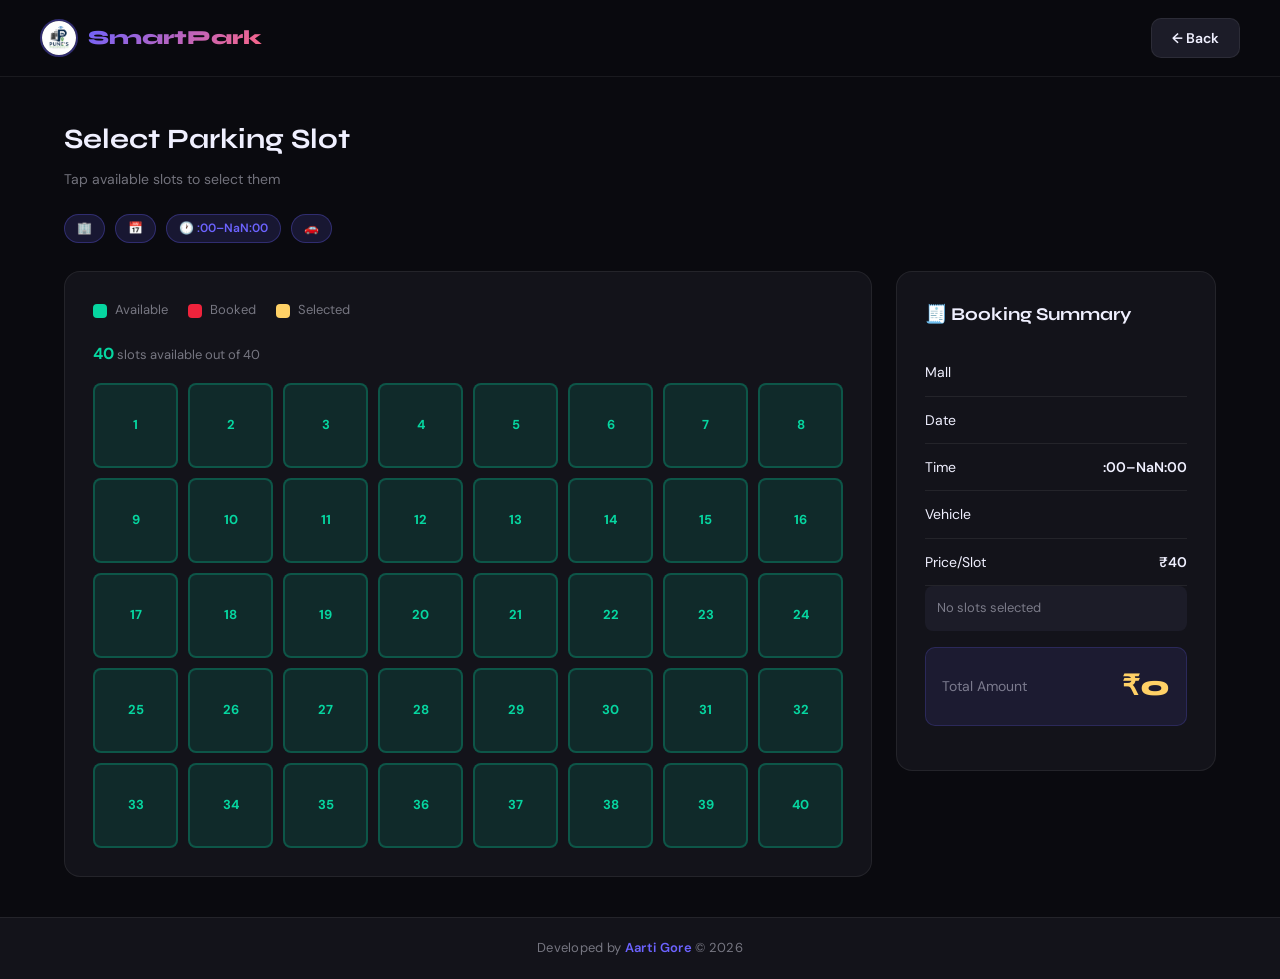
<file: slots.html>
<!DOCTYPE html>
<html lang="en">
<head>
<meta charset="UTF-8">
<meta name="viewport" content="width=device-width, initial-scale=1.0">
<title>Smart Parking — Select Slot</title>
<link rel="stylesheet" href="style.css">
<style>
.slots-layout {
  display: grid;
  grid-template-columns: 1fr 320px;
  gap: 24px;
  align-items: start;
}

@media(max-width:900px) {
  .slots-layout { grid-template-columns: 1fr; }
}

.panel {
  background: var(--surface);
  border: 1px solid var(--border);
  border-radius: var(--radius);
  padding: 28px;
}

.info-bar {
  display: flex;
  flex-wrap: wrap;
  gap: 10px;
  margin-bottom: 28px;
}

.legend {
  display: flex;
  gap: 20px;
  margin-bottom: 20px;
  flex-wrap: wrap;
}

.legend-item {
  display: flex;
  align-items: center;
  gap: 8px;
  font-size: 13px;
  color: var(--muted);
}

.dot {
  width: 14px;
  height: 14px;
  border-radius: 4px;
}

.dot.available { background: #06d6a0; }
.dot.booked    { background: #ef233c; }
.dot.selected  { background: #ffd166; }

.slot-grid {
  display: grid;
  grid-template-columns: repeat(8, 1fr);
  gap: 10px;
}

@media(max-width:600px) {
  .slot-grid { grid-template-columns: repeat(5, 1fr); }
}

.slot {
  aspect-ratio: 1;
  border-radius: 8px;
  display: flex;
  align-items: center;
  justify-content: center;
  font-weight: 700;
  font-size: 13px;
  cursor: pointer;
  transition: all 0.2s;
  border: 2px solid transparent;
}

.slot.available {
  background: rgba(6,214,160,0.12);
  color: var(--green);
  border-color: rgba(6,214,160,0.25);
}
.slot.available:hover {
  background: rgba(6,214,160,0.25);
  transform: scale(1.08);
}

.slot.booked {
  background: rgba(239,35,60,0.1);
  color: var(--red);
  border-color: rgba(239,35,60,0.2);
  cursor: not-allowed;
  opacity: 0.6;
}

.slot.selected {
  background: rgba(255,209,102,0.15);
  color: var(--gold);
  border-color: var(--gold);
  transform: scale(1.05);
  box-shadow: 0 4px 14px rgba(255,209,102,0.3);
}

.summary-panel h3 {
  font-size: 18px;
  margin-bottom: 20px;
}

.summary-row {
  display: flex;
  justify-content: space-between;
  align-items: center;
  padding: 12px 0;
  border-bottom: 1px solid var(--border);
  font-size: 14px;
}

.summary-row:last-of-type { border-bottom: none; }
.summary-row .val { font-weight: 600; color: var(--text); }

.total-row {
  background: rgba(108,99,255,0.1);
  border: 1px solid rgba(108,99,255,0.2);
  border-radius: var(--radius-sm);
  padding: 16px;
  margin: 16px 0;
  display: flex;
  justify-content: space-between;
  align-items: center;
}

.total-row .label  { font-size: 14px; color: var(--muted); }
.total-row .amount {
  font-family: 'Syne', sans-serif;
  font-size: 28px;
  font-weight: 800;
  color: var(--gold);
}

.selected-slots-display {
  background: var(--surface2);
  border-radius: 8px;
  padding: 12px;
  font-size: 13px;
  color: var(--muted);
  margin-bottom: 16px;
  min-height: 44px;
}

.avail-count { font-size: 13px; color: var(--muted); margin-bottom: 16px; }
.avail-count strong { color: var(--green); font-size: 16px; }
</style>
</head>
<body>

<nav class="navbar">
  <a class="logo" href="home.html"><img src="images/logo.png" alt="Logo"><span>SmartPark</span></a>
  <button class="btn btn-ghost" onclick="history.back()" style="margin-left:auto">← Back</button>
</nav>

<div class="page-wrap">
  <h2 style="font-size:28px; margin-bottom:6px;">Select Parking Slot</h2>
  <p style="color:var(--muted); margin-bottom:24px; font-size:14px;">Tap available slots to select them</p>

  <div class="info-bar" id="infoBadges"></div>

  <div class="slots-layout">

    <!-- LEFT: Slot Grid -->
    <div class="panel">
      <div class="legend">
        <div class="legend-item"><div class="dot available"></div> Available</div>
        <div class="legend-item"><div class="dot booked"></div> Booked</div>
        <div class="legend-item"><div class="dot selected"></div> Selected</div>
      </div>
      <div class="avail-count" id="availCount"></div>
      <div class="slot-grid" id="slotGrid"></div>
    </div>

    <!-- RIGHT: Summary -->
    <div class="summary-panel panel">
      <h3>🧾 Booking Summary</h3>
      <div class="summary-row"><span>Mall</span>     <span class="val" id="sMall"></span></div>
      <div class="summary-row"><span>Date</span>     <span class="val" id="sDate"></span></div>
      <div class="summary-row"><span>Time</span>     <span class="val" id="sTime"></span></div>
      <div class="summary-row"><span>Vehicle</span>  <span class="val" id="sVehicle"></span></div>
      <div class="summary-row"><span>Price/Slot</span><span class="val" id="sPrice"></span></div>

      <div class="selected-slots-display" id="sSlots">No slots selected</div>

      <div class="total-row">
        <span class="label">Total Amount</span>
        <span class="amount" id="sTotal">₹0</span>
      </div>

      <button
        class="btn btn-primary"
        id="payBtn"
        style="width:100%; justify-content:center; padding:15px; font-size:16px; display:none;"
        onclick="proceedPayment()">
        Proceed to Payment →
      </button>
    </div>

  </div>
</div>
<footer class="footer">
  Developed by <span>Aarti Gore</span> &copy; 2026
</footer>


<script>
// Read localStorage
const mall    = localStorage.getItem("selectedMall") || "";
const vehicle = localStorage.getItem("vehicle")      || "";
const date    = localStorage.getItem("date")         || "";
const time    = localStorage.getItem("time")         || "";

// Info badges
document.getElementById("infoBadges").innerHTML = `
  <span class="badge badge-purple">🏢 ${mall}</span>
  <span class="badge badge-purple">📅 ${date}</span>
  <span class="badge badge-purple">🕐 ${time}:00–${parseInt(time)+1}:00</span>
  <span class="badge badge-purple">🚗 ${vehicle}</span>
`;

// Summary sidebar
document.getElementById("sMall").textContent    = mall;
document.getElementById("sDate").textContent    = date;
document.getElementById("sTime").textContent    = `${time}:00–${parseInt(time)+1}:00`;
document.getElementById("sVehicle").textContent = vehicle;

// Price per slot
const lm = mall.toLowerCase();
let basePrice = 40;
if      (lm.includes("millennium")) basePrice = vehicle === "Two Wheeler" ? 40 : 50;
else if (lm.includes("elpro"))      basePrice = vehicle === "Two Wheeler" ? 30 : 40;
else if (lm.includes("market"))     basePrice = vehicle === "Two Wheeler" ? 50 : 60;
else if (lm.includes("amanora"))    basePrice = vehicle === "Two Wheeler" ? 30 : 40;

document.getElementById("sPrice").textContent = `₹${basePrice}`;

// Slot data
const key      = `${mall}_${date}_${time}_${vehicle}`;
let   data     = JSON.parse(localStorage.getItem("slots"))    || {};
let   bookings = JSON.parse(localStorage.getItem("bookings")) || [];
if (!data[key]) data[key] = [];

let selectedSlots    = [];
const totalSlots     = 40;

function isCancelled(slot) {
  return bookings.some(b =>
    b.mall    === mall    &&
    b.date    === date    &&
    b.time    === time    &&
    b.vehicle === vehicle &&
    b.slots?.includes(slot) &&
    b.status  === "Cancelled"
  );
}

// Available count
const bookedSlots = data[key].filter(s => !isCancelled(s));
document.getElementById("availCount").innerHTML =
  `<strong>${totalSlots - bookedSlots.length}</strong> slots available out of ${totalSlots}`;

// Build slot grid
const grid = document.getElementById("slotGrid");

for (let i = 1; i <= totalSlots; i++) {
  const div       = document.createElement("div");
  div.textContent = i;
  div.className   = "slot";

  if (data[key].includes(i) && !isCancelled(i)) {
    div.classList.add("booked");
  } else {
    div.classList.add("available");
    div.onclick = () => {
      if (div.classList.contains("available")) {
        div.classList.replace("available", "selected");
        selectedSlots.push(i);
      } else {
        div.classList.replace("selected", "available");
        selectedSlots = selectedSlots.filter(s => s !== i);
      }
      updateSummary();
    };
  }

  grid.appendChild(div);
}

// Update summary panel
function updateSummary() {
  const total = basePrice * selectedSlots.length;
  document.getElementById("sSlots").textContent =
    selectedSlots.length ? "Slots: " + selectedSlots.join(", ") : "No slots selected";
  document.getElementById("sTotal").textContent = `₹${total}`;
  document.getElementById("payBtn").style.display =
    selectedSlots.length ? "flex" : "none";
}

// Proceed to payment
function proceedPayment() {
  data[key] = data[key].concat(selectedSlots);
  localStorage.setItem("slots",         JSON.stringify(data));
  localStorage.setItem("totalAmount",   basePrice * selectedSlots.length);
  localStorage.setItem("selectedSlots", JSON.stringify(selectedSlots));
  window.location.href = "payment.html";
}
</script>

</body>
</html>
</file>
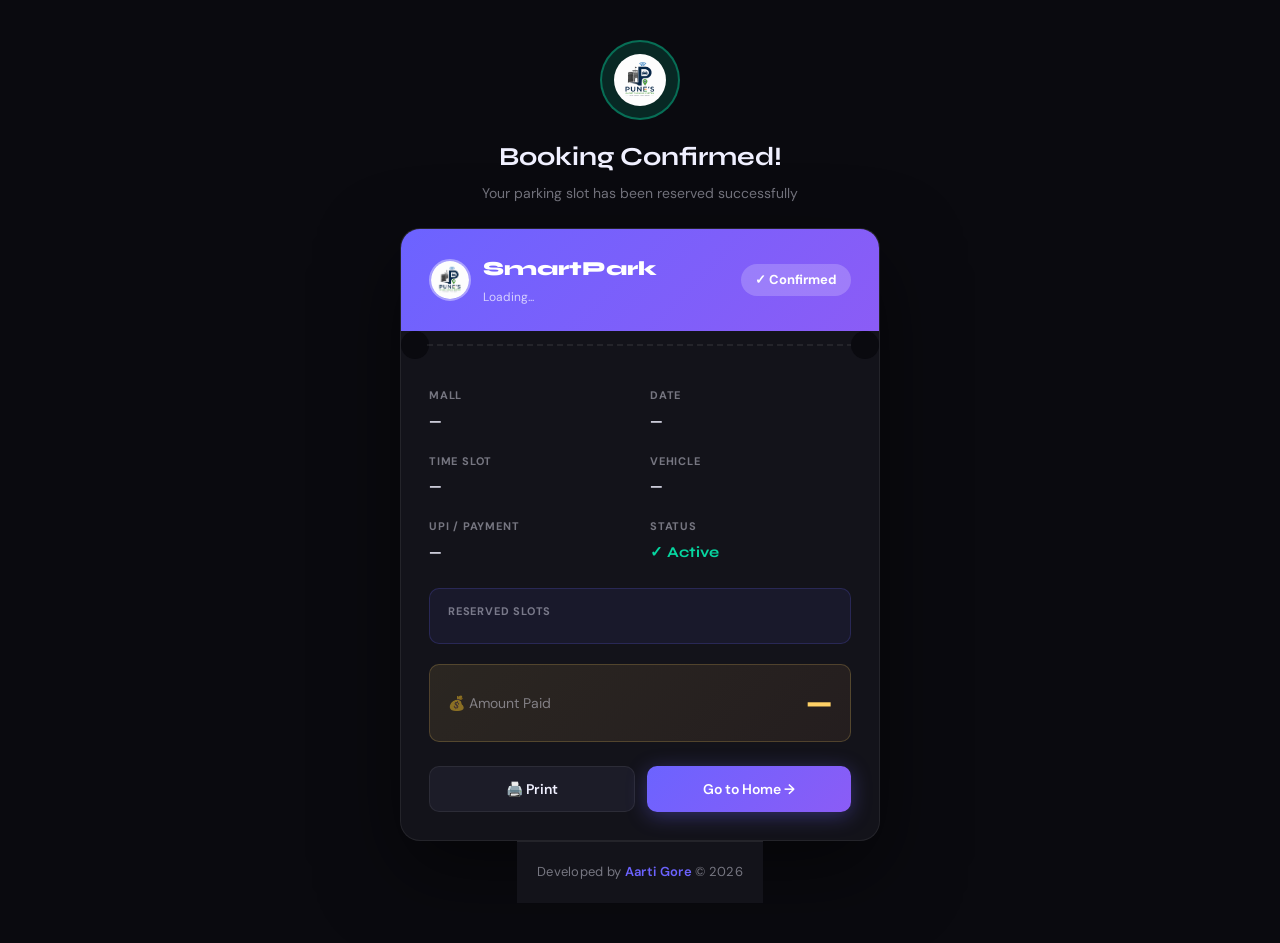
<file: ticket.html>
<!DOCTYPE html>
<html lang="en">
<head>
<meta charset="UTF-8">
<meta name="viewport" content="width=device-width, initial-scale=1.0">
<title>Smart Parking — Ticket</title>
<link rel="stylesheet" href="style.css">
<style>
body { display: flex; flex-direction: column; align-items: center; justify-content: center; min-height: 100vh; padding: 40px 20px; }

.ticket-wrap { width: 100%; max-width: 480px; }

.ticket-header { text-align: center; margin-bottom: 24px; }
.ticket-header .success-ring {
  width: 80px;
  height: 80px;
  border-radius: 50%;
  background: rgba(6,214,160,0.15);
  border: 2px solid rgba(6,214,160,0.4);
  display: flex;
  align-items: center;
  justify-content: center;
  font-size: 38px;
  margin: 0 auto 16px;
  animation: pulse 2s ease-in-out infinite;
}

@keyframes pulse {
  0%, 100% { box-shadow: 0 0 0 0 rgba(6,214,160,0.3); }
  50% { box-shadow: 0 0 0 16px rgba(6,214,160,0); }
}

.ticket-header h2 { font-size: 26px; margin-bottom: 4px; }
.ticket-header p { color: var(--muted); font-size: 14px; }

.ticket-card {
  background: var(--surface);
  border: 1px solid var(--border);
  border-radius: 20px;
  overflow: hidden;
  box-shadow: 0 30px 80px rgba(0,0,0,0.5);
}

.ticket-top {
  background: linear-gradient(135deg, var(--accent), #8b5cf6);
  padding: 24px 28px;
  display: flex;
  justify-content: space-between;
  align-items: center;
}

.ticket-top .park-name {
  font-family: 'Syne', sans-serif;
  font-size: 20px;
  font-weight: 800;
  color: white;
}

.ticket-top .booking-id {
  font-size: 12px;
  color: rgba(255,255,255,0.7);
  margin-top: 3px;
}

.ticket-top .status-pill {
  background: rgba(255,255,255,0.2);
  color: white;
  padding: 6px 14px;
  border-radius: 99px;
  font-size: 13px;
  font-weight: 700;
}

/* Dashed tear line */
.tear-line {
  display: flex;
  align-items: center;
  background: var(--surface);
  position: relative;
}

.tear-circle {
  width: 28px;
  height: 28px;
  border-radius: 50%;
  background: var(--bg);
  flex-shrink: 0;
}

.tear-dashes {
  flex: 1;
  border-top: 2px dashed var(--border);
  margin: 0 -2px;
}

.ticket-body {
  padding: 28px;
}

.ticket-grid {
  display: grid;
  grid-template-columns: 1fr 1fr;
  gap: 20px;
  margin-bottom: 24px;
}

.ticket-field { }
.ticket-field .field-label {
  font-size: 11px;
  color: var(--muted);
  text-transform: uppercase;
  letter-spacing: 0.8px;
  font-weight: 700;
  margin-bottom: 4px;
}

.ticket-field .field-val {
  font-family: 'Syne', sans-serif;
  font-size: 15px;
  font-weight: 700;
  color: var(--text);
}

.ticket-slots {
  background: rgba(108,99,255,0.08);
  border: 1px solid rgba(108,99,255,0.2);
  border-radius: var(--radius-sm);
  padding: 14px 18px;
  margin-bottom: 20px;
}

.ticket-slots .field-label {
  font-size: 11px;
  color: var(--muted);
  text-transform: uppercase;
  letter-spacing: 0.8px;
  font-weight: 700;
  margin-bottom: 8px;
}

.slot-pills {
  display: flex;
  flex-wrap: wrap;
  gap: 8px;
}

.slot-pill {
  background: var(--accent);
  color: white;
  padding: 4px 12px;
  border-radius: 99px;
  font-size: 13px;
  font-weight: 700;
}

.ticket-amount {
  display: flex;
  justify-content: space-between;
  align-items: center;
  padding: 16px 18px;
  background: linear-gradient(135deg, rgba(255,209,102,0.1), rgba(244,162,97,0.08));
  border: 1px solid rgba(255,209,102,0.2);
  border-radius: var(--radius-sm);
  margin-bottom: 24px;
}

.ticket-amount .label { font-size: 14px; color: var(--muted); }
.ticket-amount .amount {
  font-family: 'Syne', sans-serif;
  font-size: 28px;
  font-weight: 800;
  color: var(--gold);
}

.ticket-actions {
  display: flex;
  gap: 12px;
}

.ticket-actions .btn {
  flex: 1;
  justify-content: center;
  padding: 13px;
}
</style>
</head>
<body>

<div class="ticket-wrap">
  <div class="ticket-header">
    <div class="success-ring"><img src="images/logo.png" alt="Logo" style="width:52px;height:52px;border-radius:50%;object-fit:cover;"></div>
    <h2>Booking Confirmed!</h2>
    <p>Your parking slot has been reserved successfully</p>
  </div>

  <div class="ticket-card">
    <div class="ticket-top">
      <div style="display:flex;align-items:center;gap:12px;">
        <img src="images/logo.png" alt="Logo" style="width:42px;height:42px;border-radius:50%;object-fit:cover;border:2px solid rgba(255,255,255,0.4);">
        <div>
          <div class="park-name">SmartPark</div>
          <div class="booking-id" id="tId">Loading...</div>
        </div>
      </div>
      <div class="status-pill">✓ Confirmed</div>
    </div>

    <div class="tear-line">
      <div class="tear-circle"></div>
      <div class="tear-dashes"></div>
      <div class="tear-circle"></div>
    </div>

    <div class="ticket-body">
      <div class="ticket-grid">
        <div class="ticket-field">
          <div class="field-label">Mall</div>
          <div class="field-val" id="tMall">—</div>
        </div>
        <div class="ticket-field">
          <div class="field-label">Date</div>
          <div class="field-val" id="tDate">—</div>
        </div>
        <div class="ticket-field">
          <div class="field-label">Time Slot</div>
          <div class="field-val" id="tTime">—</div>
        </div>
        <div class="ticket-field">
          <div class="field-label">Vehicle</div>
          <div class="field-val" id="tVehicle">—</div>
        </div>
        <div class="ticket-field">
          <div class="field-label">UPI / Payment</div>
          <div class="field-val" id="tUpi">—</div>
        </div>
        <div class="ticket-field">
          <div class="field-label">Status</div>
          <div class="field-val" style="color:var(--green)">✓ Active</div>
        </div>
      </div>

      <div class="ticket-slots">
        <div class="field-label">Reserved Slots</div>
        <div class="slot-pills" id="tSlots"></div>
      </div>

      <div class="ticket-amount">
        <span class="label">💰 Amount Paid</span>
        <span class="amount" id="tAmount">—</span>
      </div>

      <div class="ticket-actions">
        <button class="btn btn-ghost" onclick="window.print()">🖨️ Print</button>
        <button class="btn btn-primary" onclick="location.href='home.html'">Go to Home →</button>
      </div>
    </div>
  </div>
</div>
<footer class="footer">
  Developed by <span>Aarti Gore</span> &copy; 2026
</footer>
<script>
const bookings = JSON.parse(localStorage.getItem("bookings")) || [];
const latest = bookings[bookings.length - 1];

if (latest) {
  document.getElementById("tId").textContent = "ID: " + latest.id;
  document.getElementById("tMall").textContent = latest.mall;
  document.getElementById("tDate").textContent = latest.date;
  document.getElementById("tTime").textContent = `${latest.time}:00–${parseInt(latest.time)+1}:00`;
  document.getElementById("tVehicle").textContent = latest.vehicle;
  document.getElementById("tUpi").textContent = latest.userUpi || "—";
  document.getElementById("tAmount").textContent = "₹" + latest.amount;

  const slotPills = document.getElementById("tSlots");
  (latest.slots || []).forEach(s => {
    const span = document.createElement("span");
    span.className = "slot-pill";
    span.textContent = s;
    slotPills.appendChild(span);
  });
}
</script>
</body>
</html>
</file>
<file: style.css>
@import url('https://fonts.googleapis.com/css2?family=Syne:wght@400;600;700;800&family=DM+Sans:wght@300;400;500;600&display=swap');

:root {
  --bg: #0a0a0f;
  --surface: #13131a;
  --surface2: #1c1c28;
  --border: rgba(255,255,255,0.07);
  --accent: #6c63ff;
  --accent2: #ff6584;
  --gold: #ffd166;
  --green: #06d6a0;
  --red: #ef233c;
  --text: #f0f0ff;
  --muted: rgba(240,240,255,0.45);
  --card-shadow: 0 20px 60px rgba(0,0,0,0.5);
  --radius: 16px;
  --radius-sm: 10px;
}

*, *::before, *::after { margin:0; padding:0; box-sizing:border-box; }

body {
  font-family: 'DM Sans', sans-serif;
  background: var(--bg);
  color: var(--text);
  min-height: 100vh;
  line-height: 1.6;
}

h1, h2, h3, h4 { font-family: 'Syne', sans-serif; }

/* NAVBAR */
.navbar {
  display: flex;
  justify-content: space-between;
  align-items: center;
  padding: 18px 40px;
  background: rgba(10,10,15,0.85);
  backdrop-filter: blur(20px);
  border-bottom: 1px solid var(--border);
  position: sticky;
  top: 0;
  z-index: 100;
}

.navbar .logo {
  display: flex;
  align-items: center;
  gap: 10px;
  text-decoration: none;
}

.navbar .logo img {
  width: 38px;
  height: 38px;
  border-radius: 50%;
  object-fit: cover;
  border: 2px solid rgba(108,99,255,0.4);
}

.navbar .logo span {
  font-family: 'Syne', sans-serif;
  font-size: 20px;
  font-weight: 800;
  background: linear-gradient(135deg, var(--accent), var(--accent2));
  -webkit-background-clip: text;
  -webkit-text-fill-color: transparent;
}

.navbar-actions { display: flex; gap: 12px; align-items: center; }

/* BUTTONS */
.btn {
  padding: 10px 20px;
  border: none;
  border-radius: var(--radius-sm);
  cursor: pointer;
  font-family: 'DM Sans', sans-serif;
  font-weight: 600;
  font-size: 14px;
  transition: all 0.25s ease;
  text-decoration: none;
  display: inline-flex;
  align-items: center;
  gap: 6px;
}

.btn-primary {
  background: linear-gradient(135deg, var(--accent), #8b5cf6);
  color: white;
  box-shadow: 0 4px 20px rgba(108,99,255,0.35);
}
.btn-primary:hover { transform: translateY(-2px); box-shadow: 0 8px 30px rgba(108,99,255,0.5); }

.btn-gold {
  background: linear-gradient(135deg, var(--gold), #f4a261);
  color: #1a1a00;
}
.btn-gold:hover { transform: translateY(-2px); box-shadow: 0 8px 25px rgba(255,209,102,0.4); }

.btn-danger {
  background: linear-gradient(135deg, var(--red), #c1121f);
  color: white;
}
.btn-danger:hover { transform: translateY(-2px); }

.btn-ghost {
  background: var(--surface2);
  color: var(--text);
  border: 1px solid var(--border);
}
.btn-ghost:hover { background: var(--surface); border-color: var(--accent); }

.btn-outline {
  background: transparent;
  color: var(--accent);
  border: 1.5px solid var(--accent);
}
.btn-outline:hover { background: var(--accent); color: white; }

.btn-green {
  background: linear-gradient(135deg, var(--green), #02c39a);
  color: #001a14;
}

/* CARDS */
.card {
  background: var(--surface);
  border: 1px solid var(--border);
  border-radius: var(--radius);
  padding: 24px;
  transition: all 0.3s ease;
}

.card:hover {
  border-color: rgba(108,99,255,0.3);
  box-shadow: 0 12px 40px rgba(0,0,0,0.4);
}

/* INPUTS */
.input-group { display: flex; flex-direction: column; gap: 6px; margin-bottom: 18px; }

.input-group label {
  font-size: 13px;
  font-weight: 600;
  color: var(--muted);
  text-transform: uppercase;
  letter-spacing: 0.5px;
}

input, select, textarea {
  width: 100%;
  padding: 12px 16px;
  background: var(--surface2);
  border: 1px solid var(--border);
  border-radius: var(--radius-sm);
  color: var(--text);
  font-family: 'DM Sans', sans-serif;
  font-size: 15px;
  transition: border 0.2s;
}

input:focus, select:focus, textarea:focus {
  outline: none;
  border-color: var(--accent);
  box-shadow: 0 0 0 3px rgba(108,99,255,0.15);
}

select option { background: var(--surface2); }

/* BADGES */
.badge {
  display: inline-flex;
  align-items: center;
  gap: 5px;
  padding: 4px 12px;
  border-radius: 99px;
  font-size: 12px;
  font-weight: 600;
}
.badge-purple { background: rgba(108,99,255,0.15); color: var(--accent); border: 1px solid rgba(108,99,255,0.3); }
.badge-green { background: rgba(6,214,160,0.12); color: var(--green); border: 1px solid rgba(6,214,160,0.3); }
.badge-red { background: rgba(239,35,60,0.12); color: var(--red); border: 1px solid rgba(239,35,60,0.3); }
.badge-gold { background: rgba(255,209,102,0.12); color: var(--gold); border: 1px solid rgba(255,209,102,0.3); }

/* SECTION */
.section-title {
  font-family: 'Syne', sans-serif;
  font-size: 20px;
  font-weight: 700;
  margin-bottom: 20px;
  display: flex;
  align-items: center;
  gap: 10px;
}

.section-title::after {
  content: '';
  flex: 1;
  height: 1px;
  background: var(--border);
}

/* PAGE WRAPPER */
.page-wrap {
  max-width: 1200px;
  margin: 0 auto;
  padding: 40px 24px;
}

/* TOAST */
.toast {
  position: fixed;
  bottom: 30px;
  right: 30px;
  background: var(--surface);
  border: 1px solid var(--border);
  border-left: 4px solid var(--green);
  padding: 14px 20px;
  border-radius: var(--radius-sm);
  font-size: 14px;
  z-index: 9999;
  box-shadow: var(--card-shadow);
  animation: slideIn 0.3s ease;
}
@keyframes slideIn {
  from { transform: translateX(100px); opacity: 0; }
  to { transform: translateX(0); opacity: 1; }
}

/* DIVIDER */
.divider {
  display: flex;
  align-items: center;
  gap: 12px;
  margin: 20px 0;
  color: var(--muted);
  font-size: 13px;
}
.divider::before, .divider::after {
  content: '';
  flex: 1;
  height: 1px;
  background: var(--border);
}

/* SCROLLBAR */
::-webkit-scrollbar { width: 6px; }
::-webkit-scrollbar-track { background: var(--bg); }
::-webkit-scrollbar-thumb { background: var(--surface2); border-radius: 99px; }

/* FOOTER */
.footer {
  text-align: center;
  padding: 20px;
  font-size: 13px;
  color: var(--muted);
  border-top: 1px solid var(--border);
  margin-top: auto;
  background: var(--surface);
  letter-spacing: 0.3px;
}

.footer span {
  color: var(--accent);
  font-weight: 600;
}
</file>
